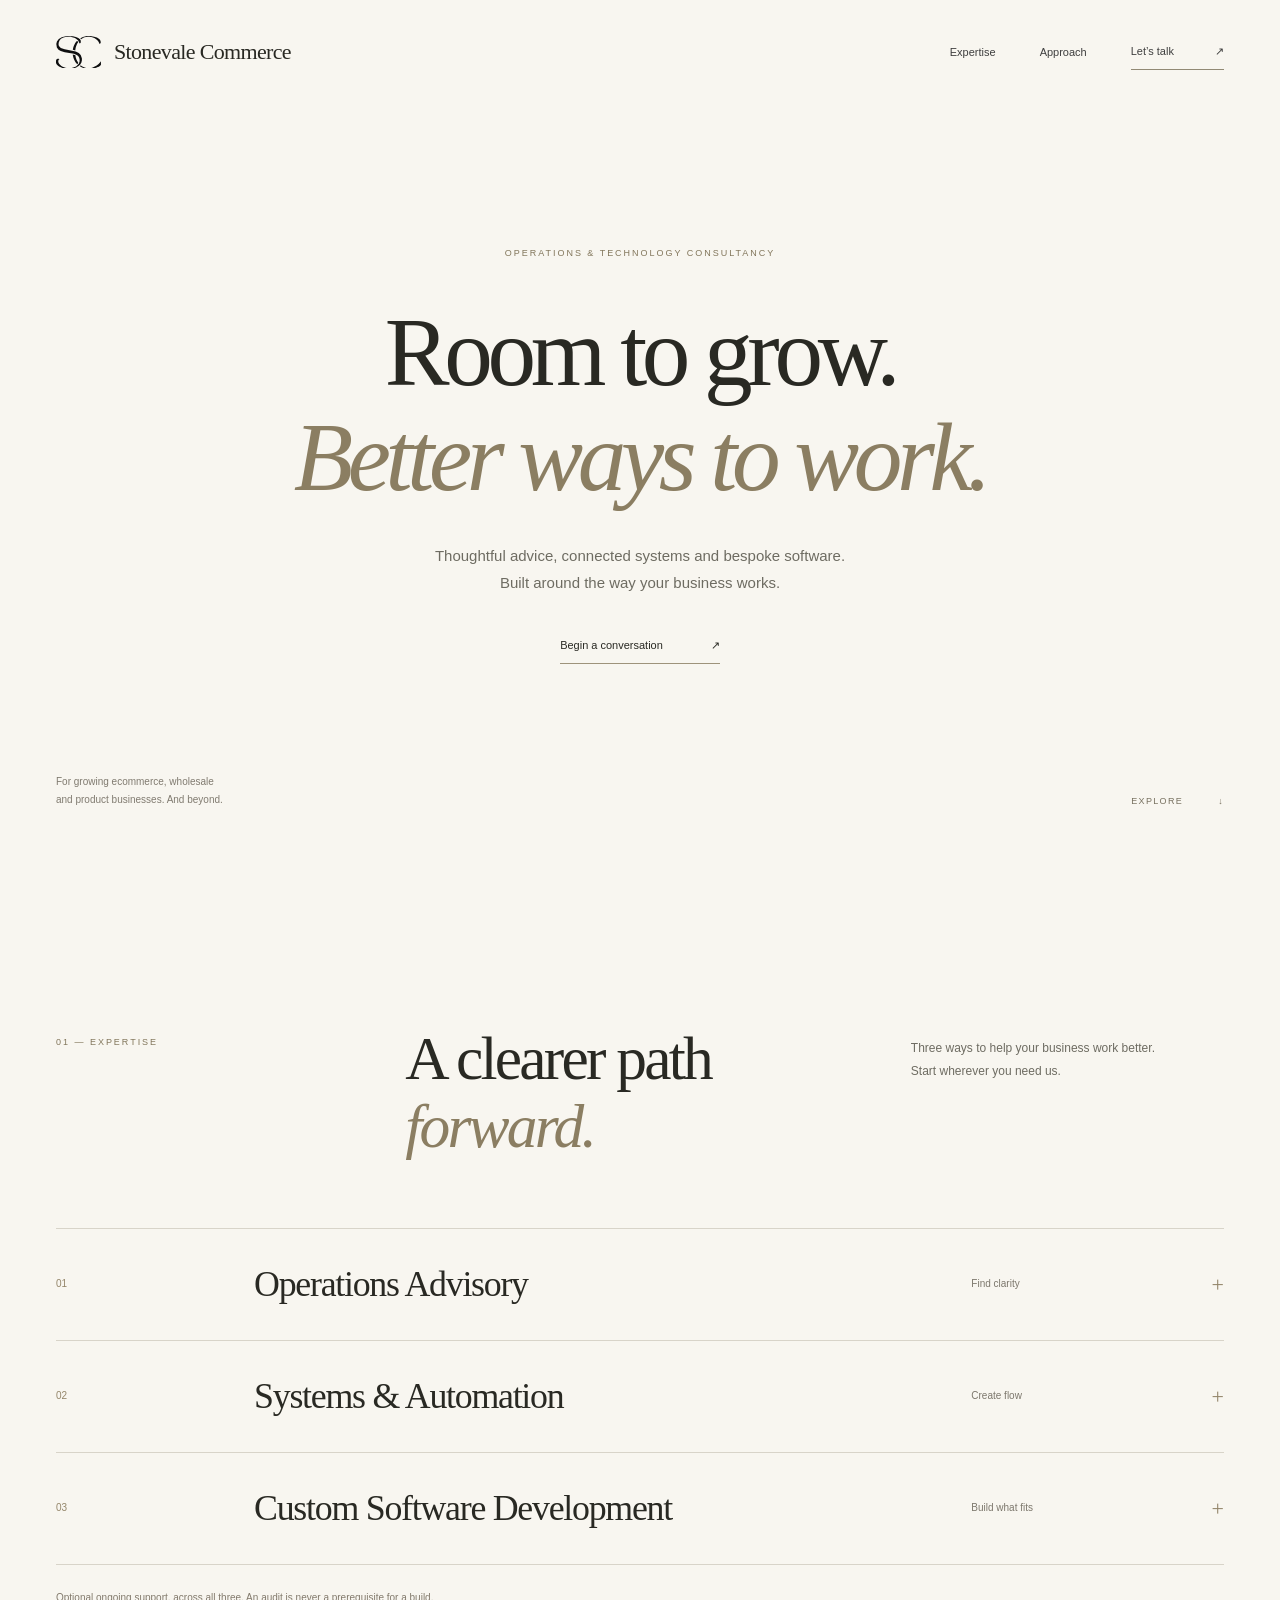
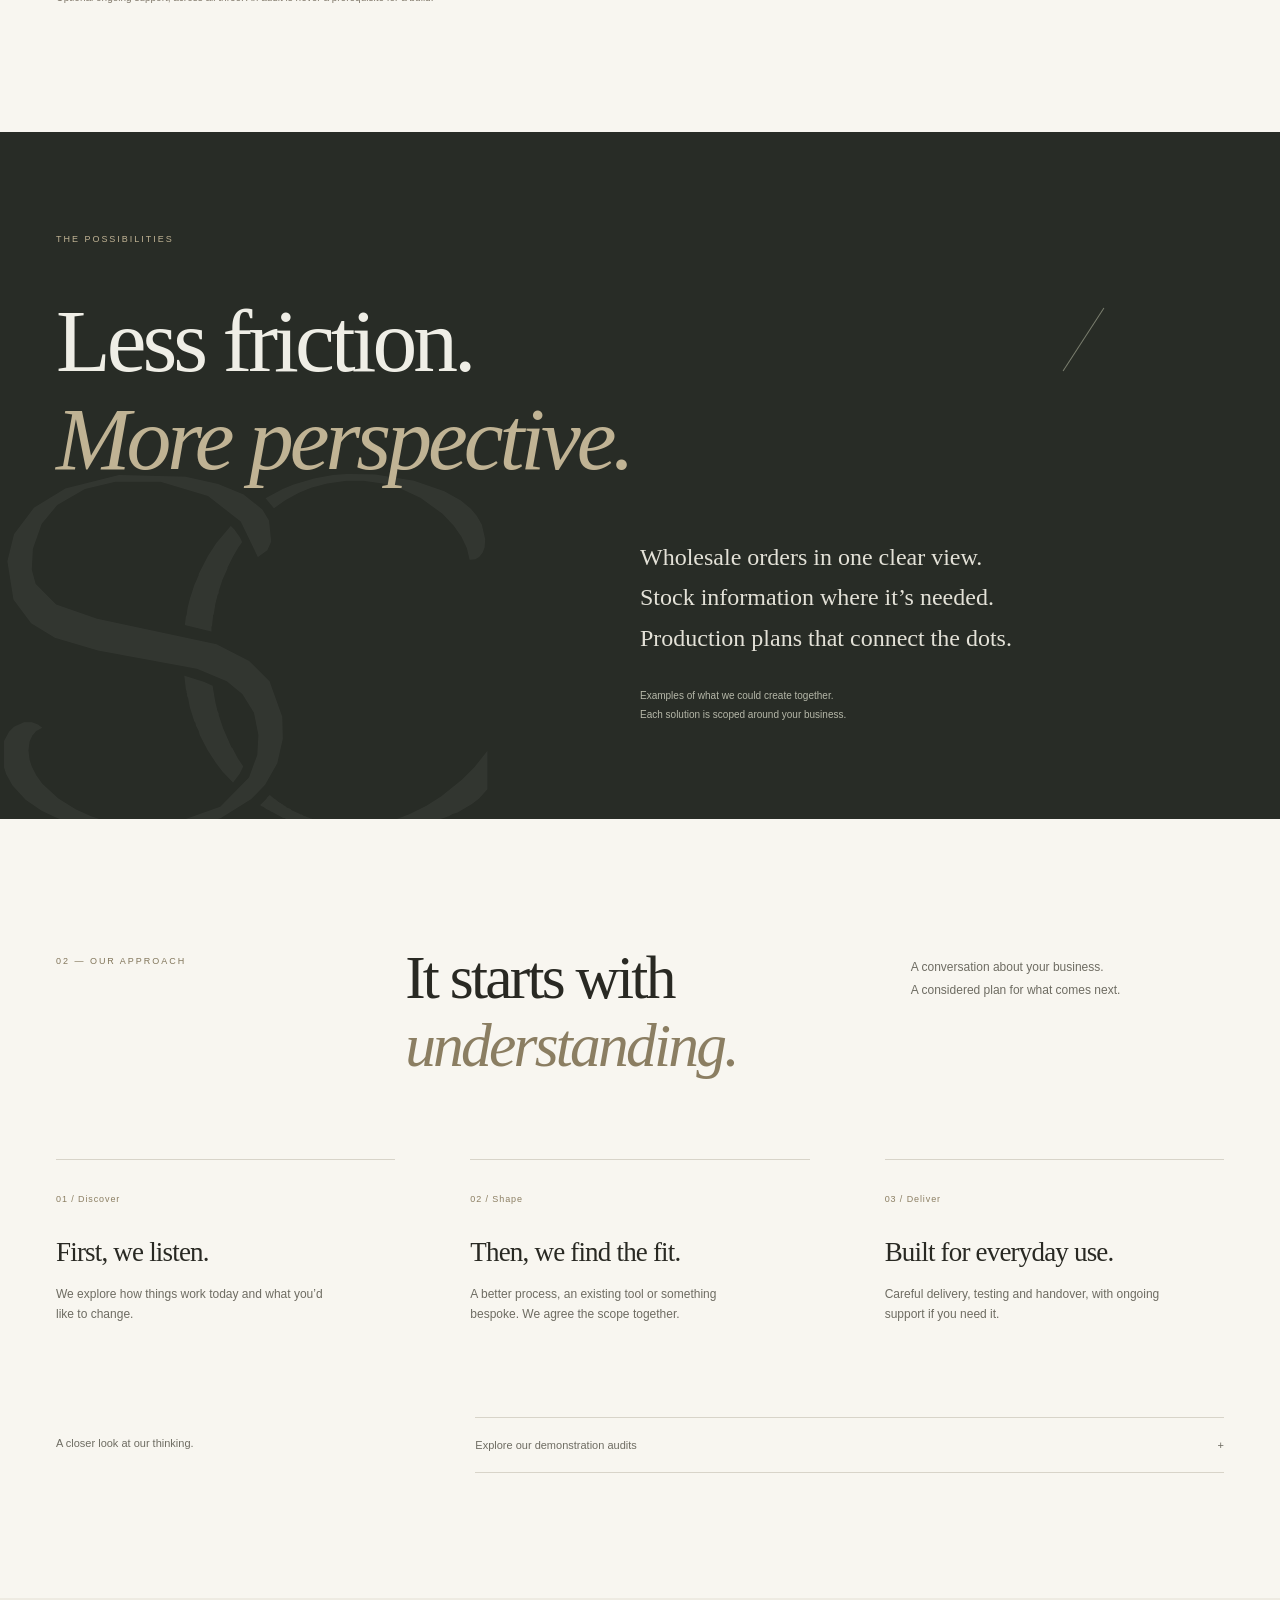
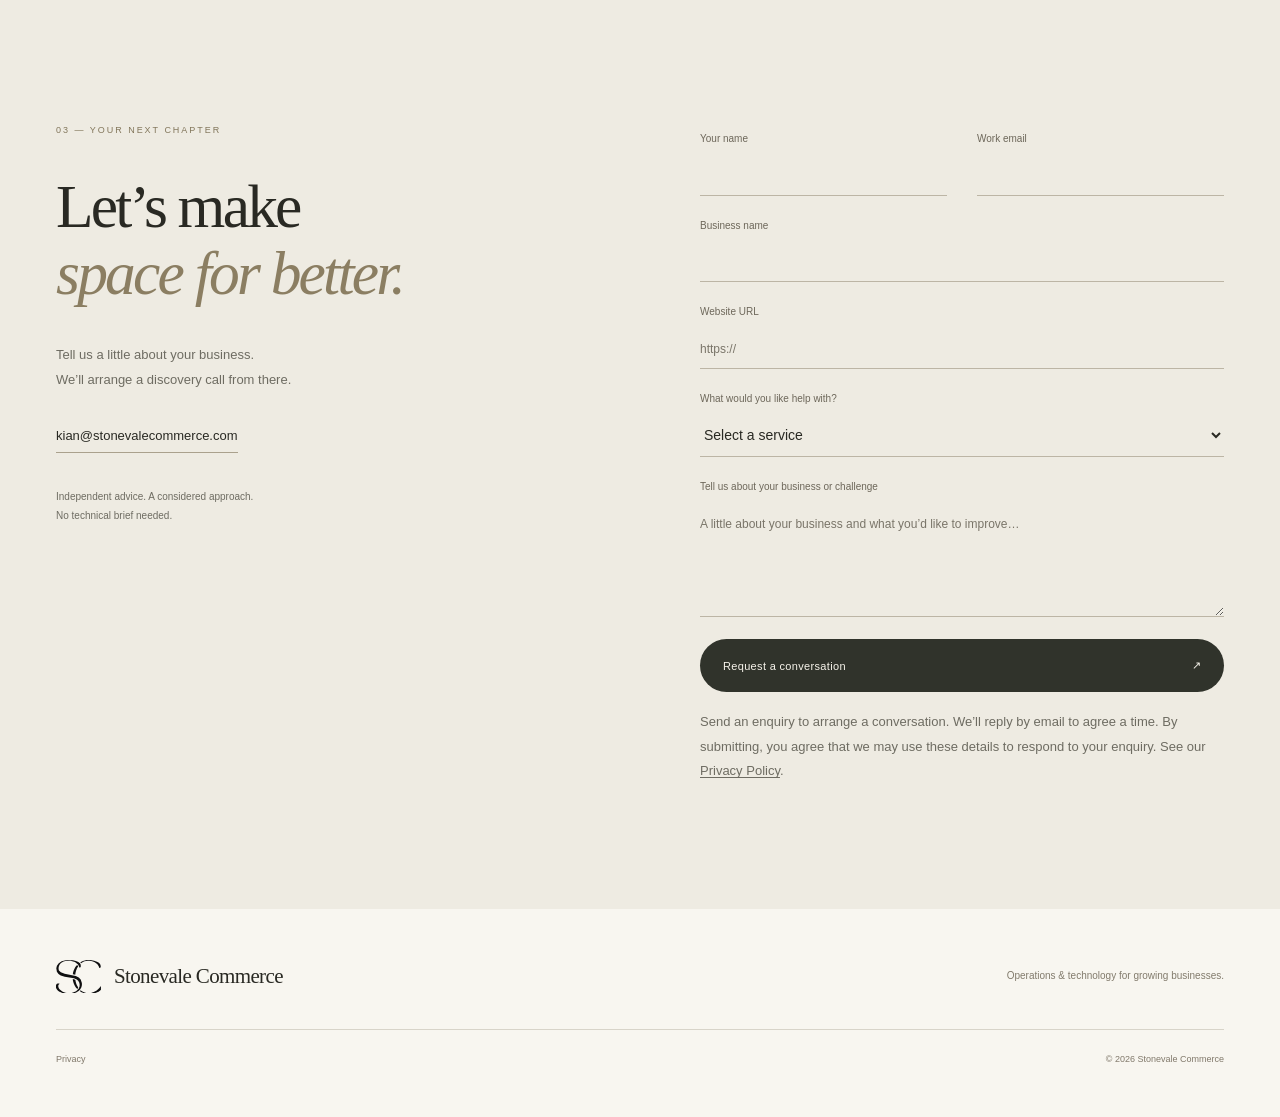
<file: index.html>
<!DOCTYPE html>
<html lang="en">
<head>
  <meta charset="UTF-8" />
  <meta name="viewport" content="width=device-width, initial-scale=1" />
  <title>Stonevale Commerce | Operations &amp; Technology Consultancy</title>
  <meta name="description" content="Operations advisory, workflow automation and custom software for growing businesses. Focused on ecommerce, wholesale and product brands. Arrange a discovery call." />
  <meta name="theme-color" content="#f6f5f0" />
  <link rel="canonical" href="https://stonevalecommerce.com/" />
  <link rel="icon" type="image/svg+xml" href="assets/stonevale-mark.svg" />
  <meta property="og:title" content="Stonevale Commerce | Operations &amp; Technology Consultancy" />
  <meta property="og:description" content="Clearer operations. Connected systems. Software that fits. Advisory, automation and custom software for growing businesses." />
  <meta property="og:type" content="website" />
  <meta property="og:url" content="https://stonevalecommerce.com/" />
  <link rel="stylesheet" href="styles.css?v=20261103" />
<link rel="stylesheet" href="luxury.css?v=20261103" />
</head>
<body class="luxury" id="top">
<a class="skip-link" href="#main">Skip to content</a>
<header class="site-header"><div class="lux-wrap nav-wrap">
<a class="brand header-brand" href="#top" aria-label="Stonevale Commerce home"><img class="header-mark" src="assets/stonevale-mark.svg" alt="" /><span>Stonevale Commerce</span></a>
<nav class="desktop-nav" aria-label="Primary navigation"><a href="#audit">Expertise</a><a href="#process">Approach</a><a href="#contact" class="lux-nav-contact">Let’s talk <span aria-hidden="true">↗</span></a></nav>
<button class="menu-toggle" aria-expanded="false" aria-controls="mobile-nav" aria-label="Open menu"><span></span><span></span></button>
</div><nav id="mobile-nav" class="mobile-nav" aria-label="Mobile navigation"><a href="#audit">Expertise</a><a href="#process">Approach</a><a href="#contact">Let’s talk</a></nav></header>
<main id="main">
<section class="lux-hero"><div class="lux-wrap">
<p class="lux-kicker">Operations &amp; technology consultancy</p>
<h1>Room to grow.<br /><em>Better ways to work.</em></h1>
<p class="lux-intro">Thoughtful advice, connected systems and bespoke software.<br class="desktop-break" /> Built around the way your business works.</p>
<a class="lux-link" href="#contact">Begin a conversation <span aria-hidden="true">↗</span></a>
<div class="hero-foot"><p>For growing ecommerce, wholesale<br />and product businesses. And beyond.</p><a href="#audit" aria-label="Explore our expertise">Explore <span aria-hidden="true">↓</span></a></div>
</div></section>
<section class="lux-expertise lux-section" id="audit"><div class="lux-wrap">
<div class="lux-section-head"><p class="lux-kicker">01 — Expertise</p><h2>A clearer path<br /><em>forward.</em></h2><p>Three ways to help your business work better.<br />Start wherever you need us.</p></div>
<div class="expertise-list">
<details class="expertise"><summary><span class="expertise-no">01</span><h3>Operations Advisory</h3><span class="expertise-hint">Find clarity</span><span class="expand" aria-hidden="true">+</span></summary><div class="expertise-body"><p>A considered look at your workflows, orders, stock and fulfilment. Clear findings. Practical priorities.</p><p>Audits, operational analysis and a focused improvement plan.</p><a class="lux-link" href="#contact">Discuss a review <span aria-hidden="true">↗</span></a></div></details>
<details class="expertise"><summary><span class="expertise-no">02</span><h3>Systems &amp; Automation</h3><span class="expertise-hint">Create flow</span><span class="expand" aria-hidden="true">+</span></summary><div class="expertise-body"><p>Connect the tools you already use and make everyday work flow more naturally.</p><p>Workflow automation, integrations, order handovers and connected reporting.</p><a class="lux-link" href="#contact">Discuss your systems <span aria-hidden="true">↗</span></a></div></details>
<details class="expertise"><summary><span class="expertise-no">03</span><h3>Custom Software Development</h3><span class="expertise-hint">Build what fits</span><span class="expand" aria-hidden="true">+</span></summary><div class="expertise-body"><p>Purpose-built software for the work that makes your business yours.</p><p>Operational dashboards, wholesale order management, stock tracking, production planning and bespoke internal tools.</p><a class="lux-link" href="#contact">Discuss an idea <span aria-hidden="true">↗</span></a></div></details>
</div><p class="quiet-note">Optional ongoing support, across all three. An audit is never a prerequisite for a build.</p>
</div></section>
<section class="lux-possibilities" id="examples"><div class="lux-wrap">
<p class="lux-kicker">The possibilities</p><h2>Less friction.<br /><em>More perspective.</em></h2>
<div class="possibilities-copy"><p>Wholesale orders in one clear view.<br />Stock information where it’s needed.<br />Production plans that connect the dots.</p><p class="possibilities-note">Examples of what we could create together.<br />Each solution is scoped around your business.</p></div>
<div class="possibilities-rule" aria-hidden="true"></div>
<img class="watermark" src="assets/stonevale-mark.svg" alt="" aria-hidden="true" />
</div></section>
<section class="lux-section" id="process"><div class="lux-wrap">
<div class="lux-section-head approach-heading"><p class="lux-kicker">02 — Our approach</p><h2>It starts with<br /><em>understanding.</em></h2><p>A conversation about your business.<br />A considered plan for what comes next.</p></div>
<div class="lux-steps"><article><span>01 / Discover</span><h3>First, we listen.</h3><p>We explore how things work today and what you’d like to change.</p></article><article><span>02 / Shape</span><h3>Then, we find the fit.</h3><p>A better process, an existing tool or something bespoke. We agree the scope together.</p></article><article><span>03 / Deliver</span><h3>Built for everyday use.</h3><p>Careful delivery, testing and handover, with ongoing support if you need it.</p></article></div>
<div class="further-reading" id="sample"><p>A closer look at our thinking.</p><details><summary>Explore our demonstration audits <span aria-hidden="true">+</span></summary><div><p>Fictional businesses and data, illustrating our advisory approach.</p><a href="sample-ecommerce-audit.html" target="_blank" rel="noopener">Ecommerce operations audit ↗</a><a href="sample-audit.html" target="_blank" rel="noopener">TikTok Shop audit ↗</a></div></details></div>
</div></section>
<section class="lux-contact lux-section" id="contact"><div class="lux-wrap contact-layout"><div><p class="lux-kicker">03 — Your next chapter</p><h2>Let’s make<br /><em>space for better.</em></h2><p>Tell us a little about your business.<br />We’ll arrange a discovery call from there.</p><a class="contact-email" href="mailto:kian@stonevalecommerce.com">kian@stonevalecommerce.com</a><p class="contact-small">Independent advice. A considered approach.<br />No technical brief needed.</p></div>
        <form data-form-provider="formspree" id="audit-form" class="enquiry-form" action="https://formspree.io/f/xkjooryr" method="POST">
          <input type="hidden" name="_subject" value="New Stonevale Commerce enquiry" />
          <div class="form-row two">
            <label>Your name<input name="name" type="text" autocomplete="name" required /></label>
            <label>Work email<input name="email" type="email" autocomplete="email" required /></label>
          </div>
          <label>Business name<input name="brand" type="text" required /></label>
          <label>Website URL<input name="url" type="url" placeholder="https://" /></label>
          <label>What would you like help with?
            <select name="service" required>
              <option value="" selected disabled>Select a service</option>
              <option>Operations Advisory</option>
              <option>Systems &amp; Automation</option>
              <option>Custom Software Development</option>
              <option>Ongoing Operations Support</option>
              <option>Not sure yet / general enquiry</option>
            </select>
          </label>
          <label>Tell us about your business or challenge<textarea name="concern" rows="4" placeholder="A little about your business and what you’d like to improve…"></textarea></label>
          <button class="button button-light" type="submit">Request a conversation <span aria-hidden="true">↗</span></button>
          <p id="form-status" class="form-note" role="status" aria-live="polite">Send an enquiry to arrange a conversation. We’ll reply by email to agree a time. By submitting, you agree that we may use these details to respond to your enquiry. See our <a href="/privacy.html">Privacy Policy</a>.</p>
        </form></div></section></main>
<footer class="lux-footer"><div class="lux-wrap"><a class="header-brand" href="#top"><img class="header-mark" src="assets/stonevale-mark.svg" alt="" /><span>Stonevale Commerce</span></a><p>Operations &amp; technology for growing businesses.</p><div><a href="privacy.html">Privacy</a><span>© <span id="year">2026</span> Stonevale Commerce</span></div></div></footer>
<script src="script.js?v=20261103"></script>
</body></html>
</file>
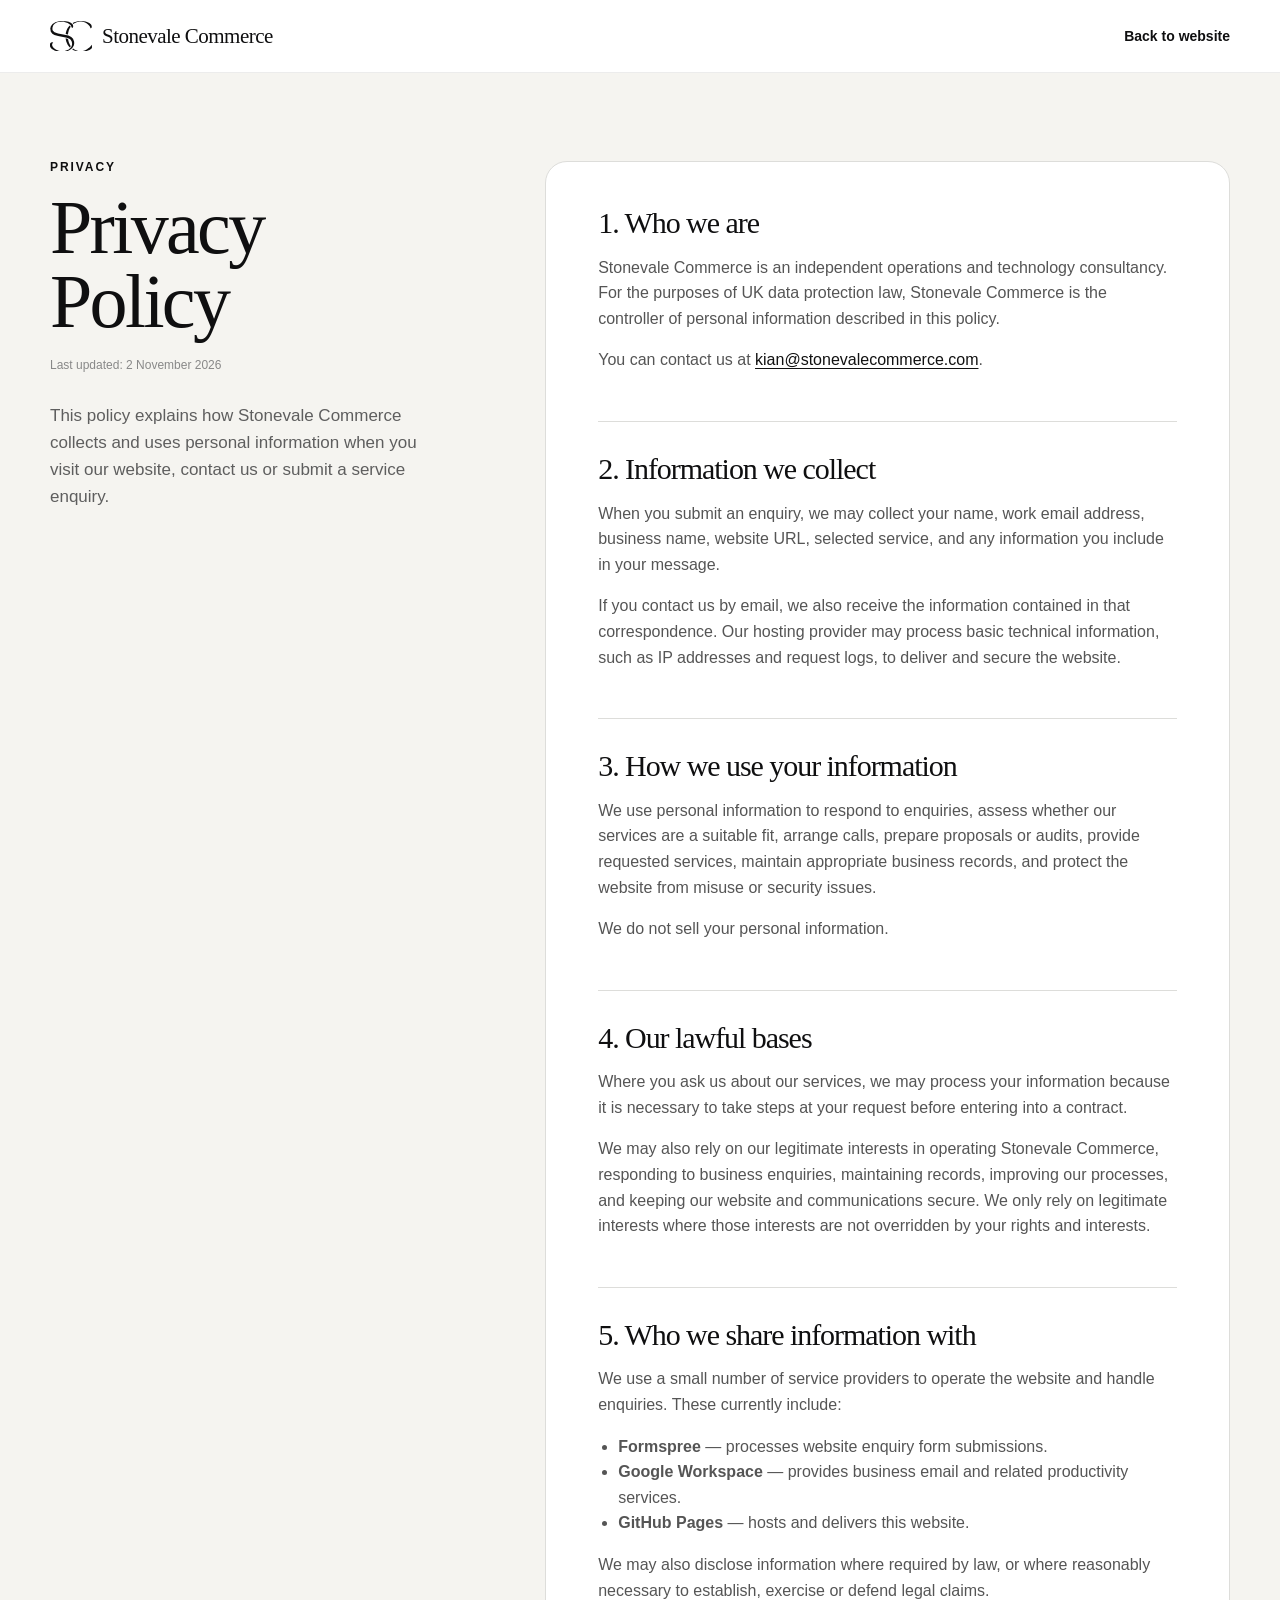
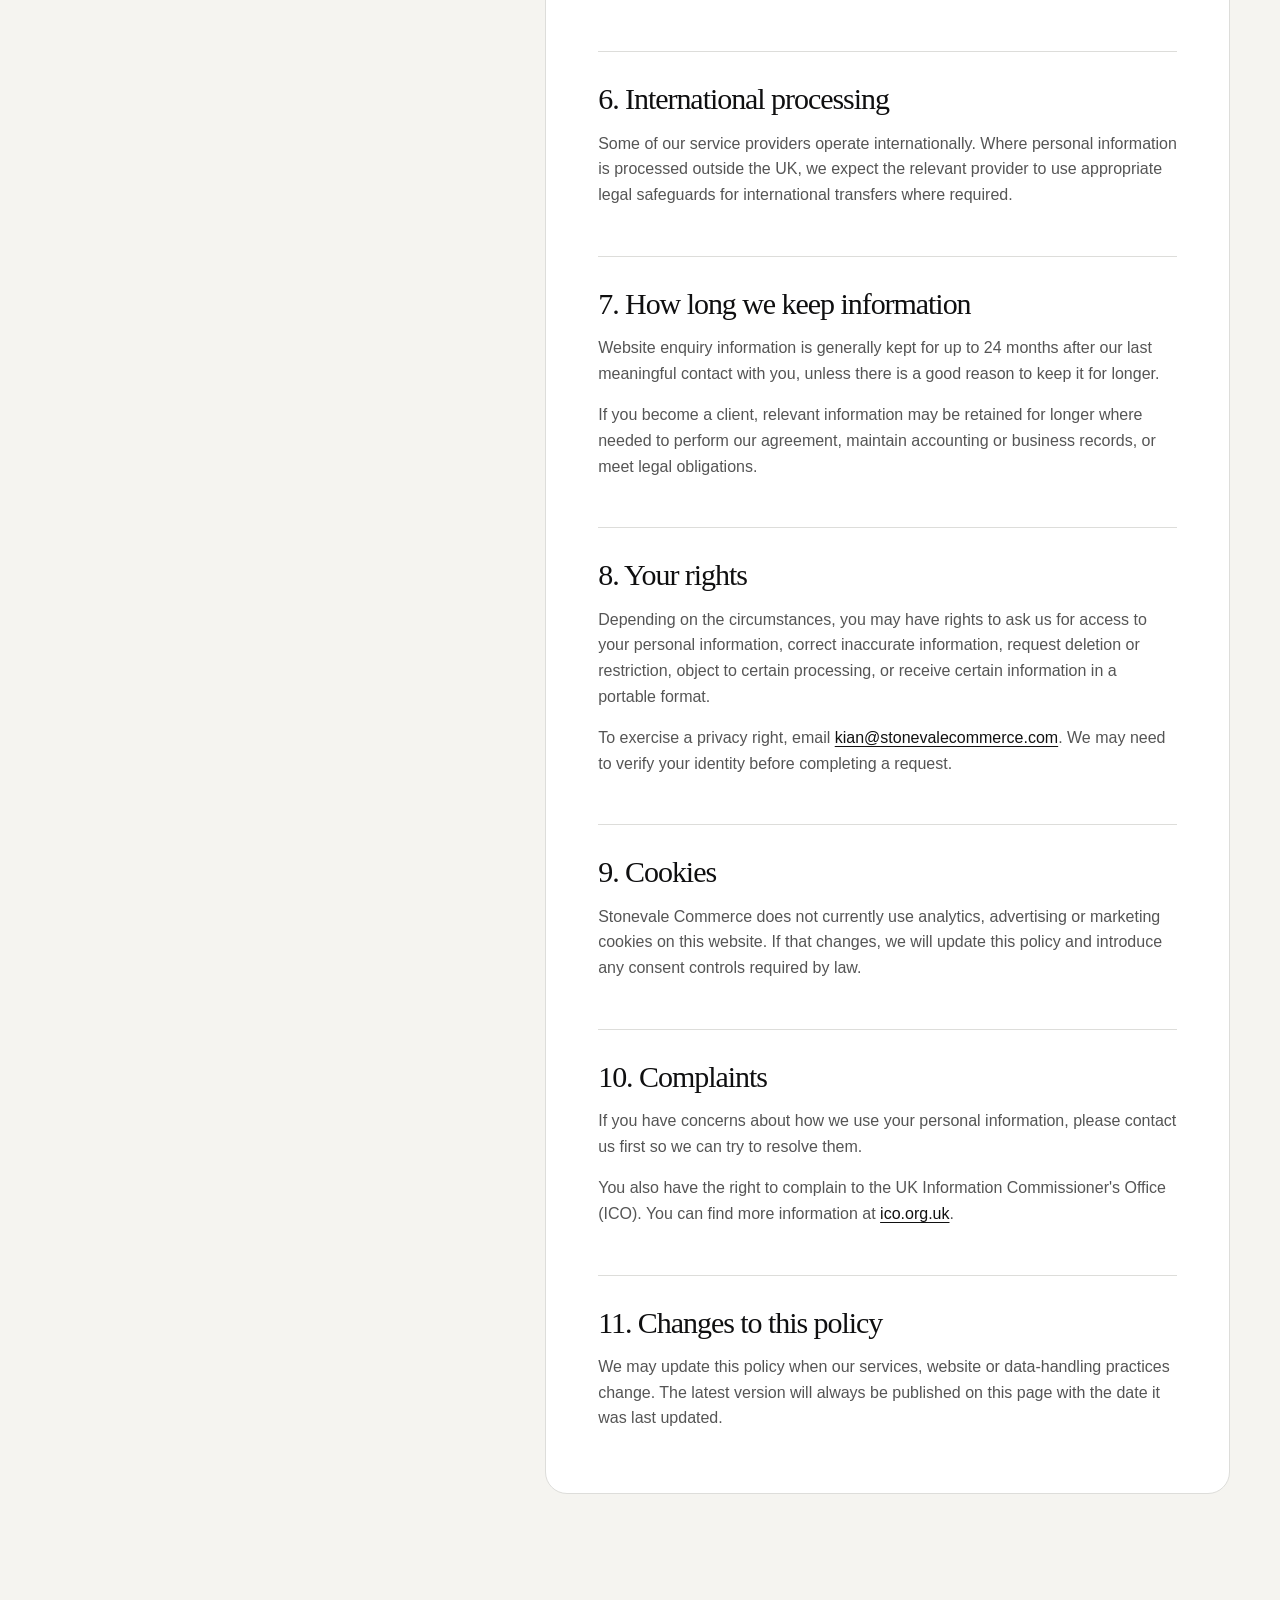
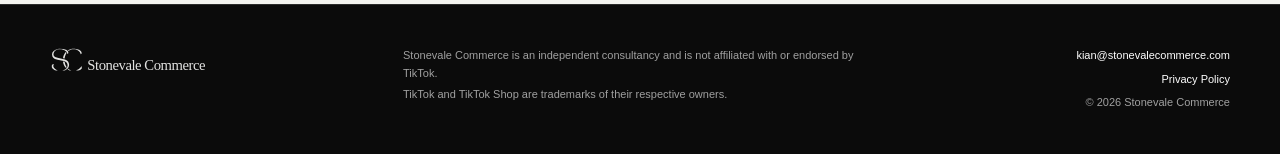
<file: privacy.html>
<!doctype html>
<html lang="en">
<head>
  <meta charset="utf-8">
  <meta name="viewport" content="width=device-width,initial-scale=1">
  <title>Privacy Policy | Stonevale Commerce</title>
  <meta name="description" content="Privacy Policy for Stonevale Commerce.">
  <meta name="robots" content="index,follow">
  <link rel="icon" type="image/svg+xml" href="assets/stonevale-mark.svg">
  <link rel="stylesheet" href="styles.css">
</head>
<body>
<header class="site-header">
  <div class="container nav-wrap">
    <a class="brand header-brand" href="/" aria-label="Stonevale Commerce home">
      <img class="header-mark" src="assets/stonevale-mark.svg" alt="" aria-hidden="true">
      <span>Stonevale Commerce</span>
    </a>
    <a class="privacy-back" href="/">Back to website</a>
  </div>
</header>

<main class="privacy-page">
  <div class="container privacy-wrap">
    <div class="privacy-intro">
      <p class="eyebrow">Privacy</p>
      <h1>Privacy Policy</h1>
      <p class="privacy-updated">Last updated: 2 November 2026</p>
      <p>This policy explains how Stonevale Commerce collects and uses personal information when you visit our website, contact us or submit a service enquiry.</p>
    </div>

    <div class="privacy-content">
      <section>
        <h2>1. Who we are</h2>
        <p>Stonevale Commerce is an independent operations and technology consultancy. For the purposes of UK data protection law, Stonevale Commerce is the controller of personal information described in this policy.</p>
        <p>You can contact us at <a href="mailto:kian@stonevalecommerce.com">kian@stonevalecommerce.com</a>.</p>
      </section>

      <section>
        <h2>2. Information we collect</h2>
        <p>When you submit an enquiry, we may collect your name, work email address, business name, website URL, selected service, and any information you include in your message.</p>
        <p>If you contact us by email, we also receive the information contained in that correspondence. Our hosting provider may process basic technical information, such as IP addresses and request logs, to deliver and secure the website.</p>
      </section>

      <section>
        <h2>3. How we use your information</h2>
        <p>We use personal information to respond to enquiries, assess whether our services are a suitable fit, arrange calls, prepare proposals or audits, provide requested services, maintain appropriate business records, and protect the website from misuse or security issues.</p>
        <p>We do not sell your personal information.</p>
      </section>

      <section>
        <h2>4. Our lawful bases</h2>
        <p>Where you ask us about our services, we may process your information because it is necessary to take steps at your request before entering into a contract.</p>
        <p>We may also rely on our legitimate interests in operating Stonevale Commerce, responding to business enquiries, maintaining records, improving our processes, and keeping our website and communications secure. We only rely on legitimate interests where those interests are not overridden by your rights and interests.</p>
      </section>

      <section>
        <h2>5. Who we share information with</h2>
        <p>We use a small number of service providers to operate the website and handle enquiries. These currently include:</p>
        <ul>
          <li><strong>Formspree</strong> — processes website enquiry form submissions.</li>
          <li><strong>Google Workspace</strong> — provides business email and related productivity services.</li>
          <li><strong>GitHub Pages</strong> — hosts and delivers this website.</li>
        </ul>
        <p>We may also disclose information where required by law, or where reasonably necessary to establish, exercise or defend legal claims.</p>
      </section>

      <section>
        <h2>6. International processing</h2>
        <p>Some of our service providers operate internationally. Where personal information is processed outside the UK, we expect the relevant provider to use appropriate legal safeguards for international transfers where required.</p>
      </section>

      <section>
        <h2>7. How long we keep information</h2>
        <p>Website enquiry information is generally kept for up to 24 months after our last meaningful contact with you, unless there is a good reason to keep it for longer.</p>
        <p>If you become a client, relevant information may be retained for longer where needed to perform our agreement, maintain accounting or business records, or meet legal obligations.</p>
      </section>

      <section>
        <h2>8. Your rights</h2>
        <p>Depending on the circumstances, you may have rights to ask us for access to your personal information, correct inaccurate information, request deletion or restriction, object to certain processing, or receive certain information in a portable format.</p>
        <p>To exercise a privacy right, email <a href="mailto:kian@stonevalecommerce.com">kian@stonevalecommerce.com</a>. We may need to verify your identity before completing a request.</p>
      </section>

      <section>
        <h2>9. Cookies</h2>
        <p>Stonevale Commerce does not currently use analytics, advertising or marketing cookies on this website. If that changes, we will update this policy and introduce any consent controls required by law.</p>
      </section>

      <section>
        <h2>10. Complaints</h2>
        <p>If you have concerns about how we use your personal information, please contact us first so we can try to resolve them.</p>
        <p>You also have the right to complain to the UK Information Commissioner's Office (ICO). You can find more information at <a href="https://ico.org.uk/" target="_blank" rel="noopener">ico.org.uk</a>.</p>
      </section>

      <section>
        <h2>11. Changes to this policy</h2>
        <p>We may update this policy when our services, website or data-handling practices change. The latest version will always be published on this page with the date it was last updated.</p>
      </section>
    </div>
  </div>
</main>

<footer class="site-footer">
  <div class="container footer-grid">
    <a class="brand footer-brand" href="/"><img src="assets/stonevale-logo.svg" alt="Stonevale Commerce"></a>
    <div class="footer-copy">
      <p>Stonevale Commerce is an independent consultancy and is not affiliated with or endorsed by TikTok.</p>
      <p>TikTok and TikTok Shop are trademarks of their respective owners.</p>
    </div>
    <div class="footer-right">
      <a href="mailto:kian@stonevalecommerce.com">kian@stonevalecommerce.com</a>
      <a href="/privacy.html">Privacy Policy</a>
      <span>© 2026 Stonevale Commerce</span>
    </div>
  </div>
</footer>
</body>
</html>
</file>
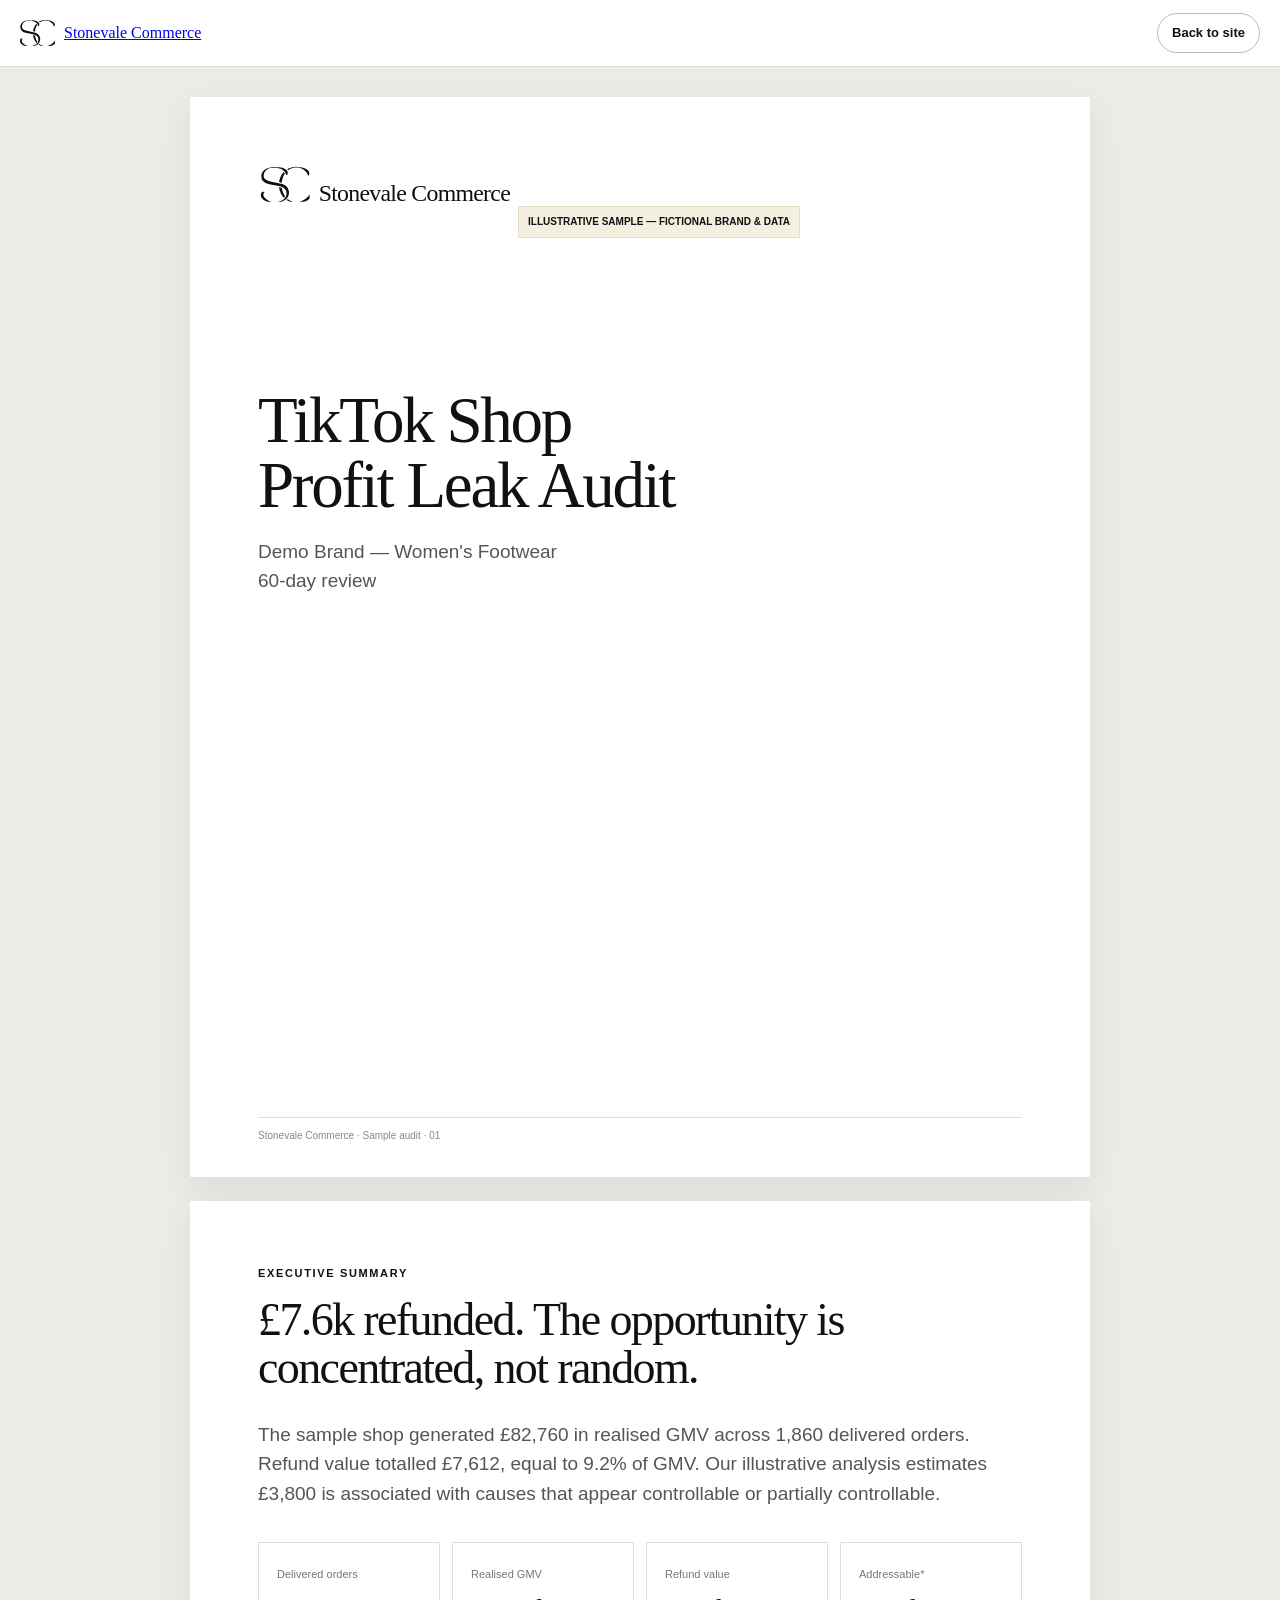
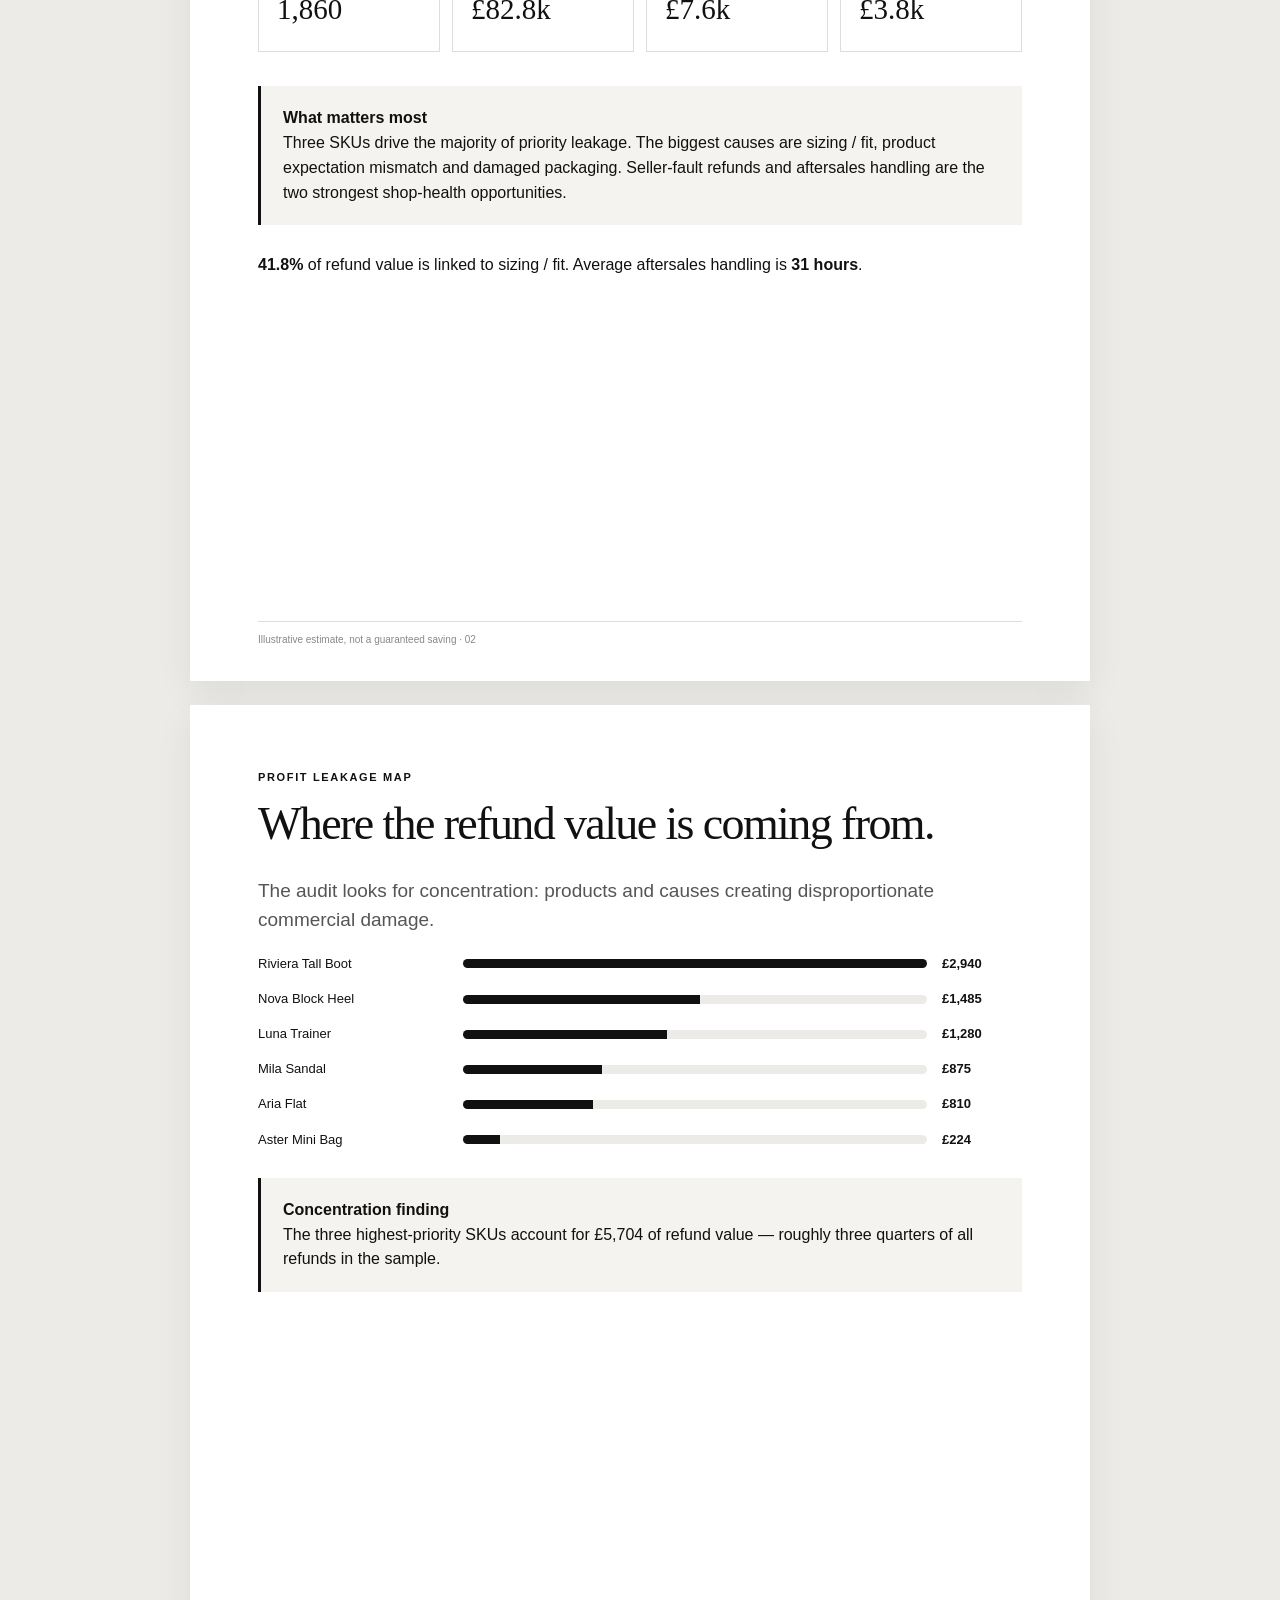
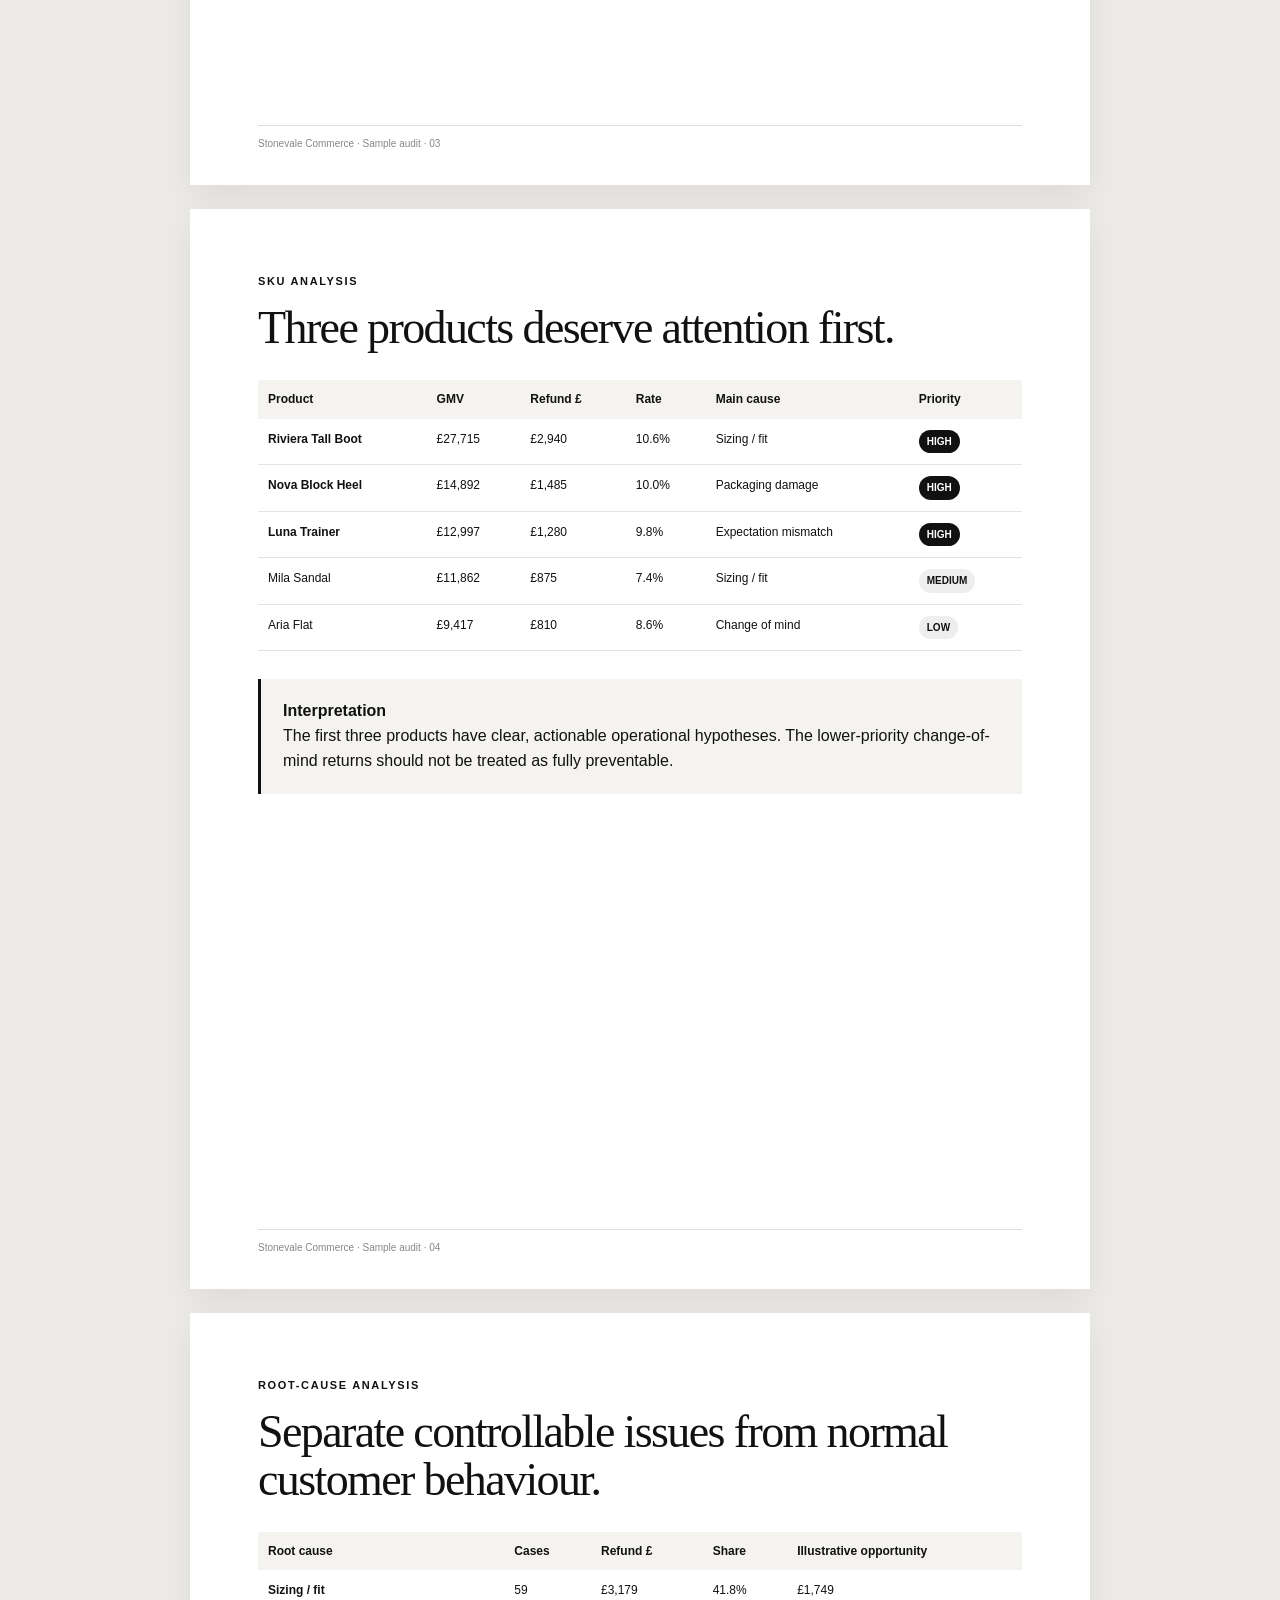
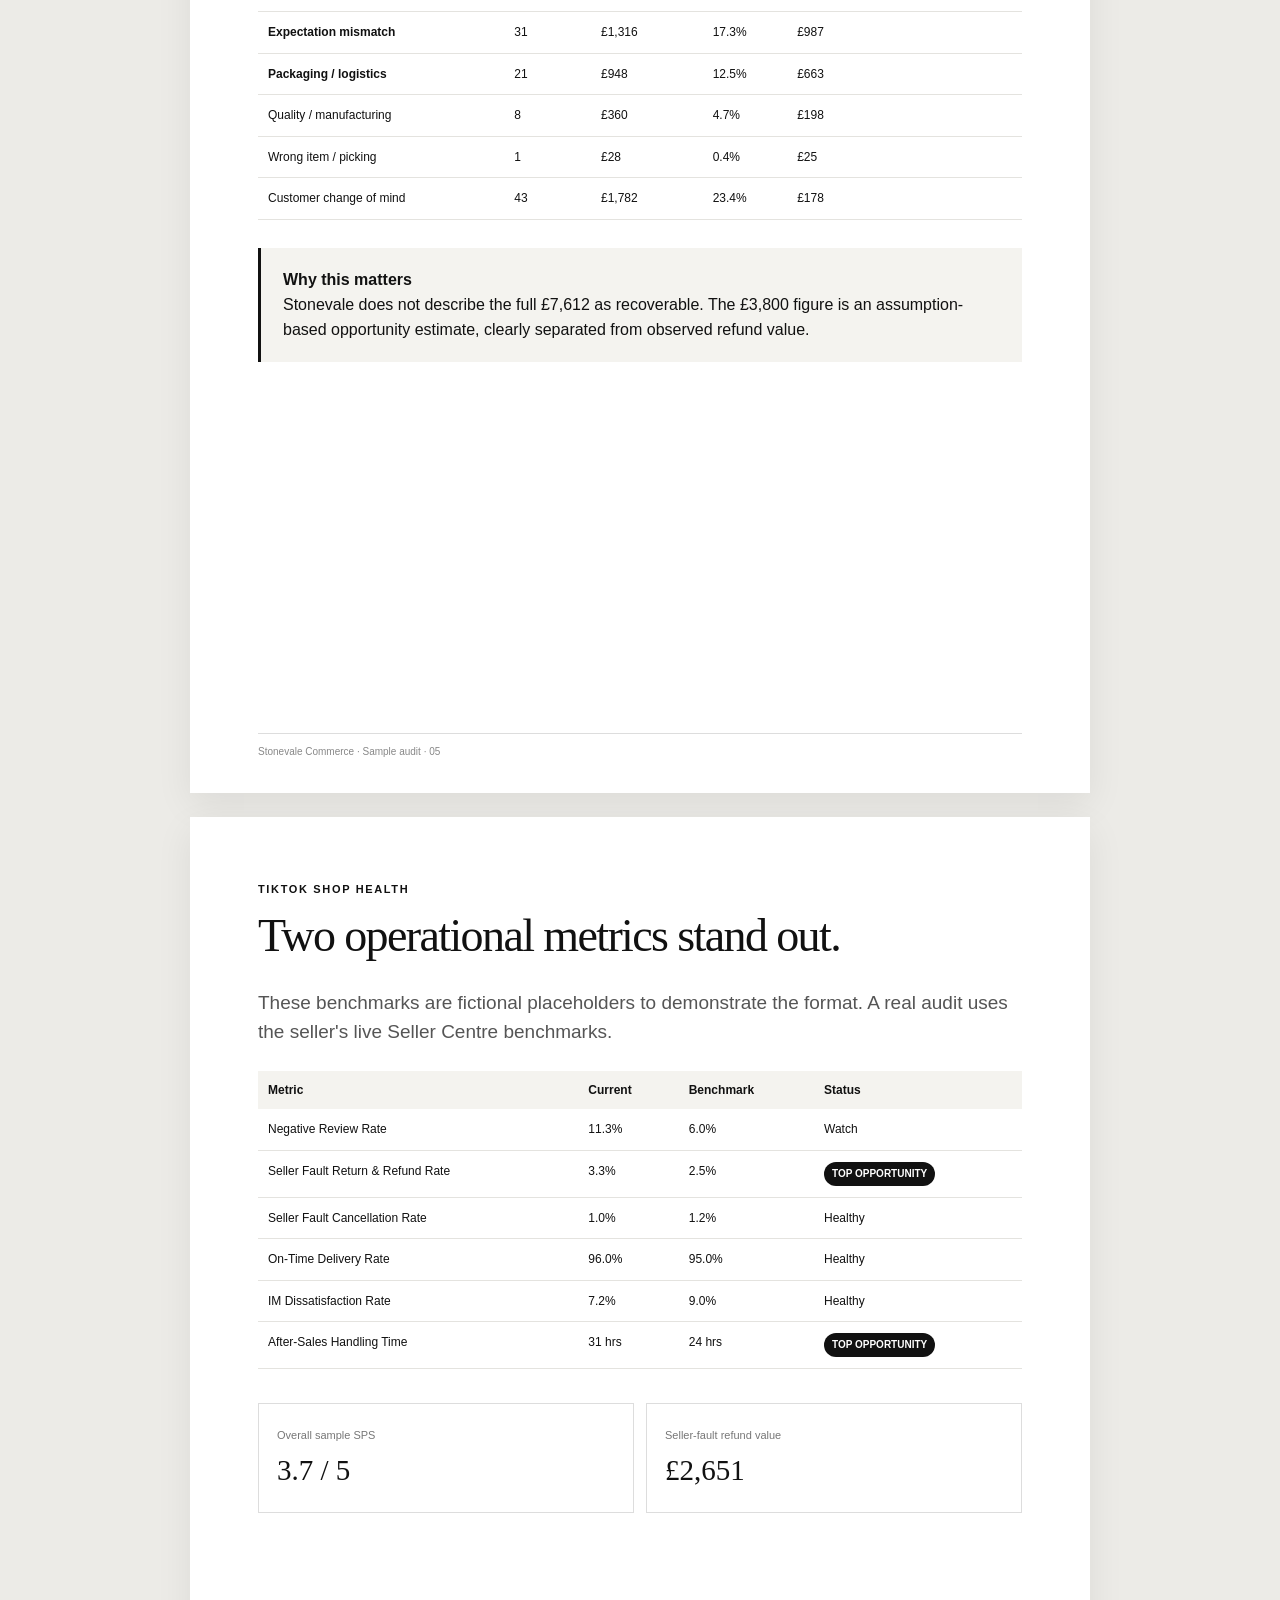
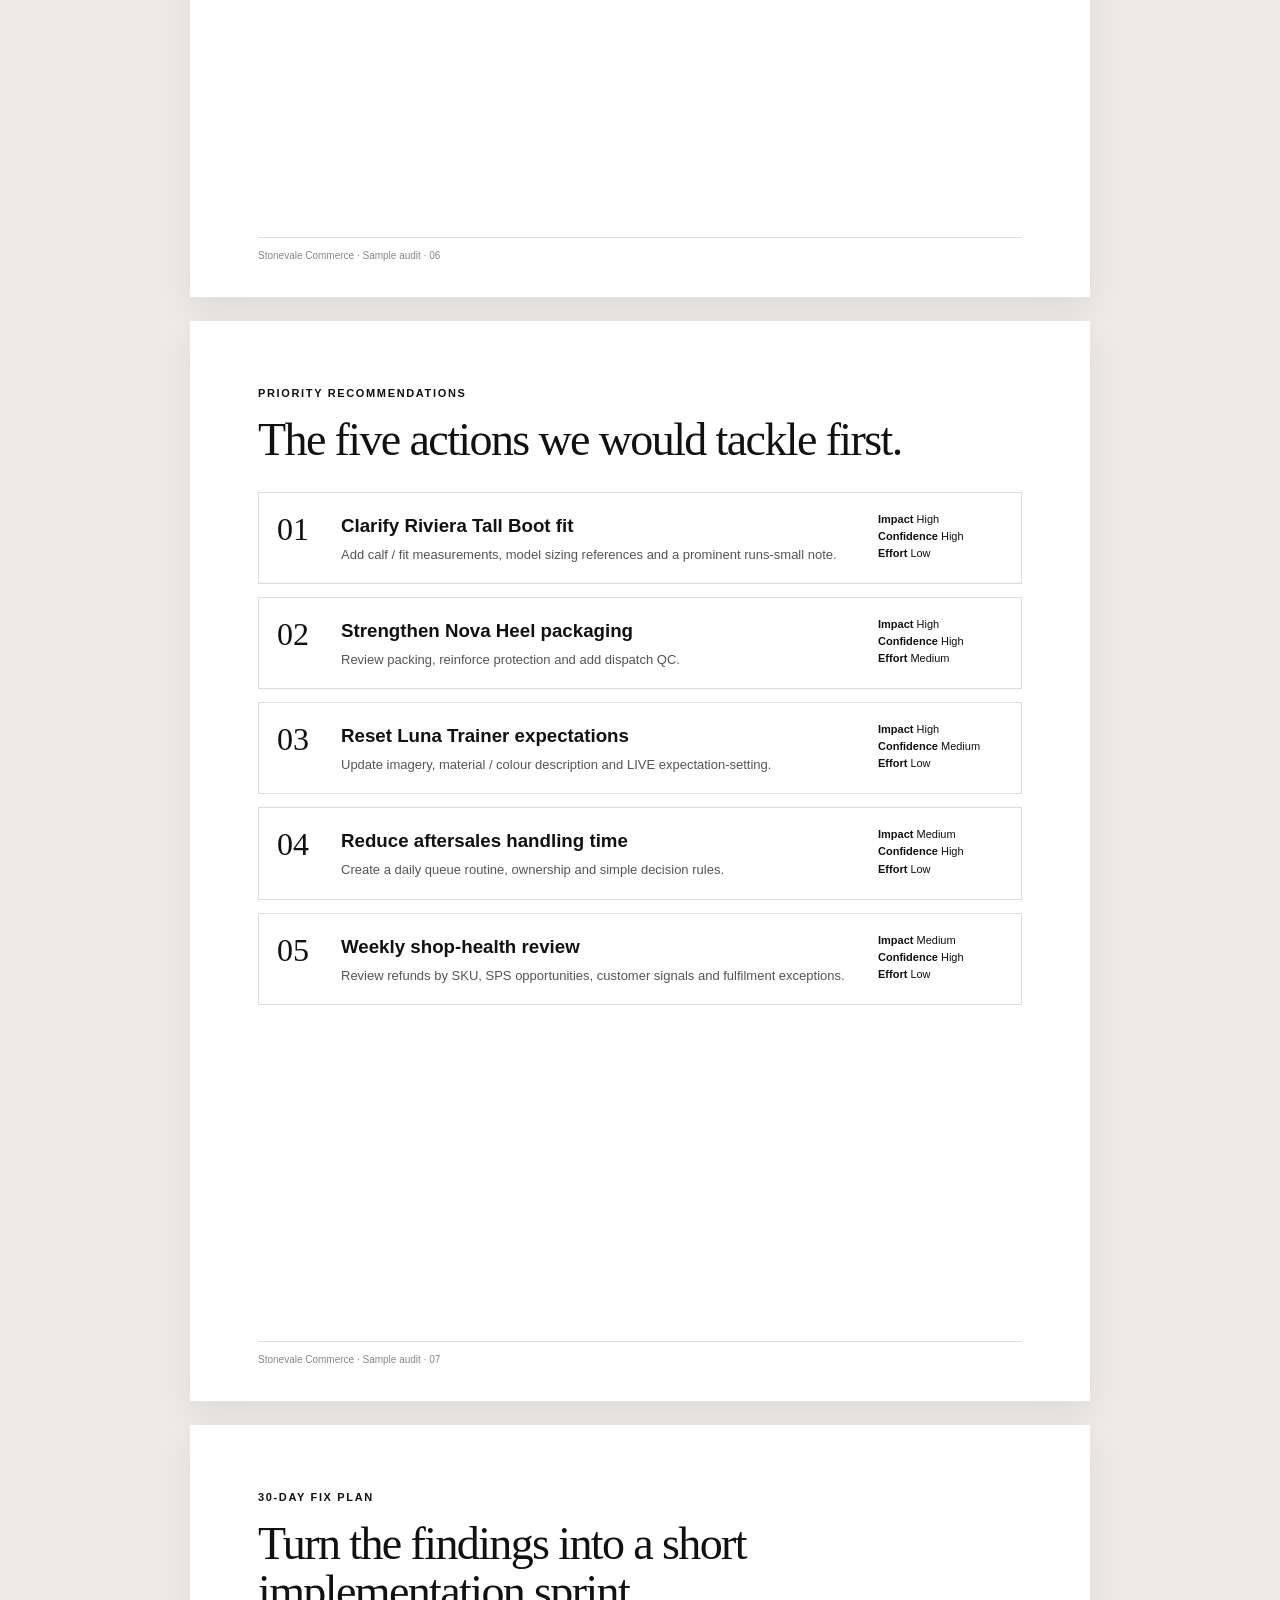
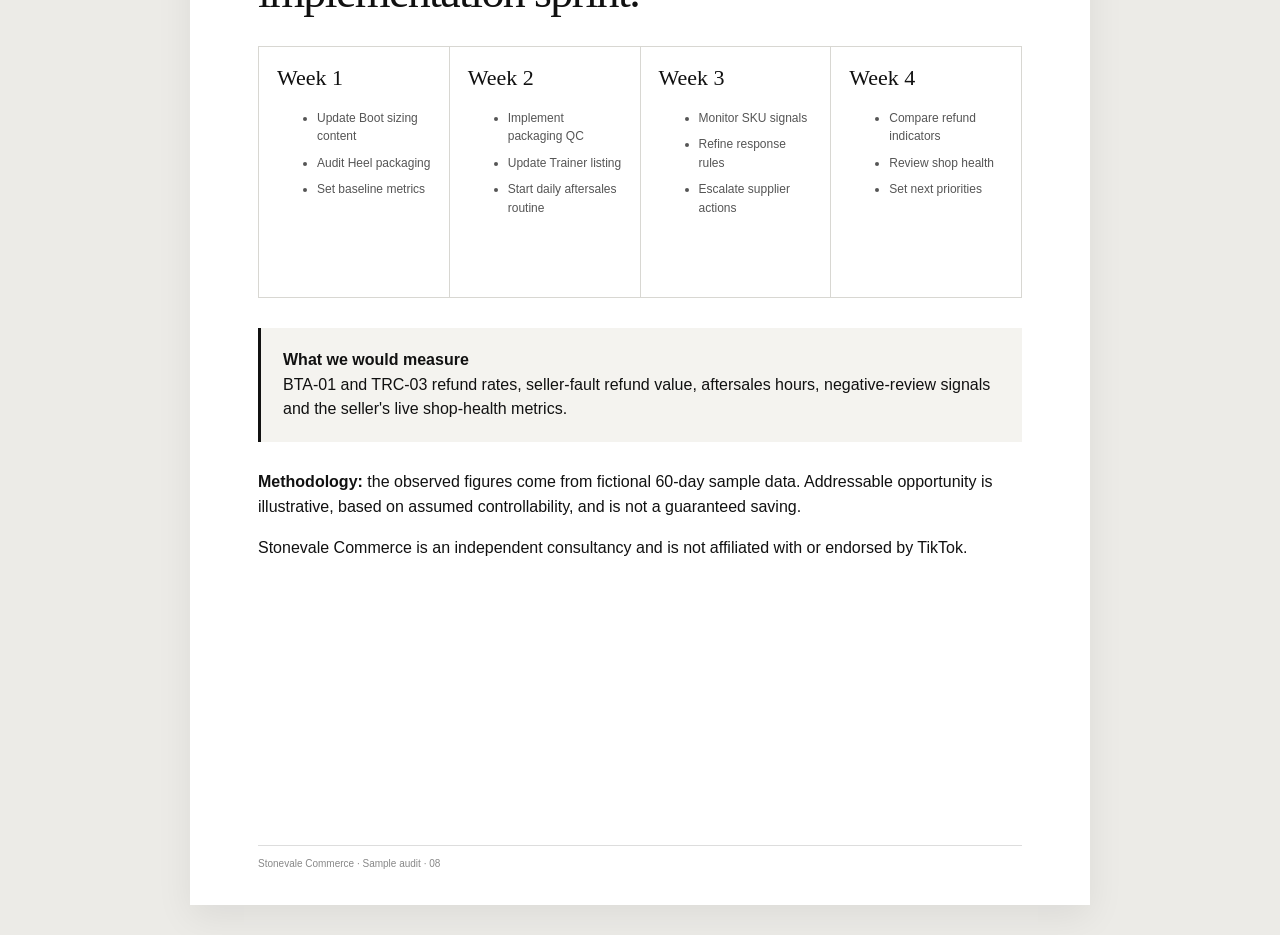
<file: sample-audit.html>
<!doctype html><html lang="en"><head><meta charset="utf-8"><meta name="viewport" content="width=device-width,initial-scale=1"><title>Sample Profit Leak Audit | Stonevale Commerce</title><link rel="icon" type="image/svg+xml" href="assets/stonevale-mark.svg"><style>
*{box-sizing:border-box}body{margin:0;background:#ecebe7;color:#111;font-family:Inter,Arial,sans-serif;line-height:1.55}.top{position:sticky;top:0;background:#fff;border-bottom:1px solid #ddd;padding:13px 20px;display:flex;justify-content:space-between;align-items:center;z-index:5}.brand{display:flex;align-items:center;gap:9px;font-family:Georgia,serif}.brand img{width:35px}.btn{border:1px solid #bbb;border-radius:999px;padding:9px 14px;text-decoration:none;color:#111;font-weight:700;font-size:13px}.doc{max-width:900px;margin:30px auto}.page{background:#fff;min-height:1080px;padding:64px 68px;margin-bottom:24px;box-shadow:0 12px 35px #00000012;position:relative}.logo{width:260px}h1,h2{font-family:Georgia,serif;font-weight:400;letter-spacing:-.035em}h1{font-size:65px;line-height:1;margin:150px 0 18px}h2{font-size:46px;line-height:1.04;margin:14px 0 28px}.kicker{font-size:11px;letter-spacing:.15em;text-transform:uppercase;font-weight:800}.sample{display:inline-block;background:#f5efe1;border:1px solid #e8dfca;padding:7px 9px;font-size:10px;font-weight:800}.lead{font-size:19px;color:#555}.kpis{display:grid;grid-template-columns:repeat(4,1fr);gap:12px;margin:34px 0}.kpi{border:1px solid #ddd;padding:18px;min-height:110px}.kpi span{font-size:11px;color:#777}.kpi strong{display:block;font:400 29px Georgia,serif;margin-top:7px}.callout{background:#f4f3ef;border-left:3px solid #111;padding:20px 22px;margin:28px 0}.bar{display:grid;grid-template-columns:190px 1fr 80px;gap:15px;align-items:center;margin:15px 0;font-size:13px}.track{height:9px;background:#ecebe7;border-radius:99px;overflow:hidden}.fill{height:100%;background:#111}.table{width:100%;border-collapse:collapse;font-size:12px;margin-top:24px}.table th{text-align:left;background:#f4f3ef;padding:10px}.table td{padding:11px 10px;border-bottom:1px solid #e4e3df;vertical-align:top}.tag{display:inline-block;border-radius:999px;background:#111;color:#fff;padding:4px 8px;font-size:10px;font-weight:800}.tag.soft{background:#eee;color:#111}.priority{border:1px solid #ddd;padding:18px;margin:13px 0;display:grid;grid-template-columns:48px 1fr 125px;gap:16px}.num{font:400 32px Georgia,serif}.priority h3{margin:0 0 5px}.priority p{margin:0;color:#555;font-size:13px}.score{font-size:11px}.timeline{display:grid;grid-template-columns:repeat(4,1fr);gap:1px;background:#d8d7d2;border:1px solid #d8d7d2;margin:30px 0}.week{background:#fff;padding:18px;min-height:250px}.week strong{font:400 22px Georgia,serif}.week li{font-size:12px;color:#555;margin:8px 0}.foot{position:absolute;bottom:34px;left:68px;right:68px;border-top:1px solid #ddd;padding-top:10px;font-size:10px;color:#888}@media(max-width:720px){.doc{margin:0}.page{min-height:auto;margin:0 0 10px;padding:38px 22px;box-shadow:none}.kpis,.timeline{grid-template-columns:1fr 1fr}.bar{grid-template-columns:120px 1fr 70px}.priority{grid-template-columns:38px 1fr}.score{grid-column:2}.foot{position:static;margin-top:35px}.page h2{font-size:36px}h1{font-size:46px;margin-top:80px}}@media(max-width:480px){.kpis,.timeline{grid-template-columns:1fr}.bar{grid-template-columns:1fr}}</style></head><body>
<header class="top"><a class="brand" href="index.html"><img src="assets/stonevale-mark.svg"><span>Stonevale Commerce</span></a><a class="btn" href="index.html">Back to site</a></header><main class="doc">
<section class="page"><img class="logo" src="assets/stonevale-logo.svg"><div class="sample" style="margin-top:45px">ILLUSTRATIVE SAMPLE — FICTIONAL BRAND & DATA</div><h1>TikTok Shop<br>Profit Leak Audit</h1><p class="lead">Demo Brand — Women's Footwear<br>60-day review</p><div class="foot">Stonevale Commerce · Sample audit · 01</div></section>
<section class="page"><div class="kicker">Executive summary</div><h2>£7.6k refunded. The opportunity is concentrated, not random.</h2><p class="lead">The sample shop generated £82,760 in realised GMV across 1,860 delivered orders. Refund value totalled £7,612, equal to 9.2% of GMV. Our illustrative analysis estimates £3,800 is associated with causes that appear controllable or partially controllable.</p><div class="kpis"><div class="kpi"><span>Delivered orders</span><strong>1,860</strong></div><div class="kpi"><span>Realised GMV</span><strong>£82.8k</strong></div><div class="kpi"><span>Refund value</span><strong>£7.6k</strong></div><div class="kpi"><span>Addressable*</span><strong>£3.8k</strong></div></div><div class="callout"><b>What matters most</b><br>Three SKUs drive the majority of priority leakage. The biggest causes are sizing / fit, product expectation mismatch and damaged packaging. Seller-fault refunds and aftersales handling are the two strongest shop-health opportunities.</div><p><b>41.8%</b> of refund value is linked to sizing / fit. Average aftersales handling is <b>31 hours</b>.</p><div class="foot">Illustrative estimate, not a guaranteed saving · 02</div></section>
<section class="page"><div class="kicker">Profit leakage map</div><h2>Where the refund value is coming from.</h2><p class="lead">The audit looks for concentration: products and causes creating disproportionate commercial damage.</p><div class="bar"><span>Riviera Tall Boot</span><div class="track"><div class="fill" style="width:100%"></div></div><b>£2,940</b></div><div class="bar"><span>Nova Block Heel</span><div class="track"><div class="fill" style="width:51%"></div></div><b>£1,485</b></div><div class="bar"><span>Luna Trainer</span><div class="track"><div class="fill" style="width:44%"></div></div><b>£1,280</b></div><div class="bar"><span>Mila Sandal</span><div class="track"><div class="fill" style="width:30%"></div></div><b>£875</b></div><div class="bar"><span>Aria Flat</span><div class="track"><div class="fill" style="width:28%"></div></div><b>£810</b></div><div class="bar"><span>Aster Mini Bag</span><div class="track"><div class="fill" style="width:8%"></div></div><b>£224</b></div><div class="callout"><b>Concentration finding</b><br>The three highest-priority SKUs account for £5,704 of refund value — roughly three quarters of all refunds in the sample.</div><div class="foot">Stonevale Commerce · Sample audit · 03</div></section>
<section class="page"><div class="kicker">SKU analysis</div><h2>Three products deserve attention first.</h2><table class="table"><tr><th>Product</th><th>GMV</th><th>Refund £</th><th>Rate</th><th>Main cause</th><th>Priority</th></tr><tr><td><b>Riviera Tall Boot</b></td><td>£27,715</td><td>£2,940</td><td>10.6%</td><td>Sizing / fit</td><td><span class="tag">HIGH</span></td></tr><tr><td><b>Nova Block Heel</b></td><td>£14,892</td><td>£1,485</td><td>10.0%</td><td>Packaging damage</td><td><span class="tag">HIGH</span></td></tr><tr><td><b>Luna Trainer</b></td><td>£12,997</td><td>£1,280</td><td>9.8%</td><td>Expectation mismatch</td><td><span class="tag">HIGH</span></td></tr><tr><td>Mila Sandal</td><td>£11,862</td><td>£875</td><td>7.4%</td><td>Sizing / fit</td><td><span class="tag soft">MEDIUM</span></td></tr><tr><td>Aria Flat</td><td>£9,417</td><td>£810</td><td>8.6%</td><td>Change of mind</td><td><span class="tag soft">LOW</span></td></tr></table><div class="callout"><b>Interpretation</b><br>The first three products have clear, actionable operational hypotheses. The lower-priority change-of-mind returns should not be treated as fully preventable.</div><div class="foot">Stonevale Commerce · Sample audit · 04</div></section>
<section class="page"><div class="kicker">Root-cause analysis</div><h2>Separate controllable issues from normal customer behaviour.</h2><table class="table"><tr><th>Root cause</th><th>Cases</th><th>Refund £</th><th>Share</th><th>Illustrative opportunity</th></tr><tr><td><b>Sizing / fit</b></td><td>59</td><td>£3,179</td><td>41.8%</td><td>£1,749</td></tr><tr><td><b>Expectation mismatch</b></td><td>31</td><td>£1,316</td><td>17.3%</td><td>£987</td></tr><tr><td><b>Packaging / logistics</b></td><td>21</td><td>£948</td><td>12.5%</td><td>£663</td></tr><tr><td>Quality / manufacturing</td><td>8</td><td>£360</td><td>4.7%</td><td>£198</td></tr><tr><td>Wrong item / picking</td><td>1</td><td>£28</td><td>0.4%</td><td>£25</td></tr><tr><td>Customer change of mind</td><td>43</td><td>£1,782</td><td>23.4%</td><td>£178</td></tr></table><div class="callout"><b>Why this matters</b><br>Stonevale does not describe the full £7,612 as recoverable. The £3,800 figure is an assumption-based opportunity estimate, clearly separated from observed refund value.</div><div class="foot">Stonevale Commerce · Sample audit · 05</div></section>
<section class="page"><div class="kicker">TikTok Shop health</div><h2>Two operational metrics stand out.</h2><p class="lead">These benchmarks are fictional placeholders to demonstrate the format. A real audit uses the seller's live Seller Centre benchmarks.</p><table class="table"><tr><th>Metric</th><th>Current</th><th>Benchmark</th><th>Status</th></tr><tr><td>Negative Review Rate</td><td>11.3%</td><td>6.0%</td><td>Watch</td></tr><tr><td>Seller Fault Return & Refund Rate</td><td>3.3%</td><td>2.5%</td><td><span class="tag">TOP OPPORTUNITY</span></td></tr><tr><td>Seller Fault Cancellation Rate</td><td>1.0%</td><td>1.2%</td><td>Healthy</td></tr><tr><td>On-Time Delivery Rate</td><td>96.0%</td><td>95.0%</td><td>Healthy</td></tr><tr><td>IM Dissatisfaction Rate</td><td>7.2%</td><td>9.0%</td><td>Healthy</td></tr><tr><td>After-Sales Handling Time</td><td>31 hrs</td><td>24 hrs</td><td><span class="tag">TOP OPPORTUNITY</span></td></tr></table><div class="kpis" style="grid-template-columns:1fr 1fr"><div class="kpi"><span>Overall sample SPS</span><strong>3.7 / 5</strong></div><div class="kpi"><span>Seller-fault refund value</span><strong>£2,651</strong></div></div><div class="foot">Stonevale Commerce · Sample audit · 06</div></section>
<section class="page"><div class="kicker">Priority recommendations</div><h2>The five actions we would tackle first.</h2><div class="priority"><div class="num">01</div><div><h3>Clarify Riviera Tall Boot fit</h3><p>Add calf / fit measurements, model sizing references and a prominent runs-small note.</p></div><div class="score"><b>Impact</b> High<br><b>Confidence</b> High<br><b>Effort</b> Low</div></div><div class="priority"><div class="num">02</div><div><h3>Strengthen Nova Heel packaging</h3><p>Review packing, reinforce protection and add dispatch QC.</p></div><div class="score"><b>Impact</b> High<br><b>Confidence</b> High<br><b>Effort</b> Medium</div></div><div class="priority"><div class="num">03</div><div><h3>Reset Luna Trainer expectations</h3><p>Update imagery, material / colour description and LIVE expectation-setting.</p></div><div class="score"><b>Impact</b> High<br><b>Confidence</b> Medium<br><b>Effort</b> Low</div></div><div class="priority"><div class="num">04</div><div><h3>Reduce aftersales handling time</h3><p>Create a daily queue routine, ownership and simple decision rules.</p></div><div class="score"><b>Impact</b> Medium<br><b>Confidence</b> High<br><b>Effort</b> Low</div></div><div class="priority"><div class="num">05</div><div><h3>Weekly shop-health review</h3><p>Review refunds by SKU, SPS opportunities, customer signals and fulfilment exceptions.</p></div><div class="score"><b>Impact</b> Medium<br><b>Confidence</b> High<br><b>Effort</b> Low</div></div><div class="foot">Stonevale Commerce · Sample audit · 07</div></section>
<section class="page"><div class="kicker">30-day fix plan</div><h2>Turn the findings into a short implementation sprint.</h2><div class="timeline"><div class="week"><strong>Week 1</strong><ul><li>Update Boot sizing content</li><li>Audit Heel packaging</li><li>Set baseline metrics</li></ul></div><div class="week"><strong>Week 2</strong><ul><li>Implement packaging QC</li><li>Update Trainer listing</li><li>Start daily aftersales routine</li></ul></div><div class="week"><strong>Week 3</strong><ul><li>Monitor SKU signals</li><li>Refine response rules</li><li>Escalate supplier actions</li></ul></div><div class="week"><strong>Week 4</strong><ul><li>Compare refund indicators</li><li>Review shop health</li><li>Set next priorities</li></ul></div></div><div class="callout"><b>What we would measure</b><br>BTA-01 and TRC-03 refund rates, seller-fault refund value, aftersales hours, negative-review signals and the seller's live shop-health metrics.</div><p><b>Methodology:</b> the observed figures come from fictional 60-day sample data. Addressable opportunity is illustrative, based on assumed controllability, and is not a guaranteed saving.</p><p>Stonevale Commerce is an independent consultancy and is not affiliated with or endorsed by TikTok.</p><div class="foot">Stonevale Commerce · Sample audit · 08</div></section>
</main></body></html>
</file>
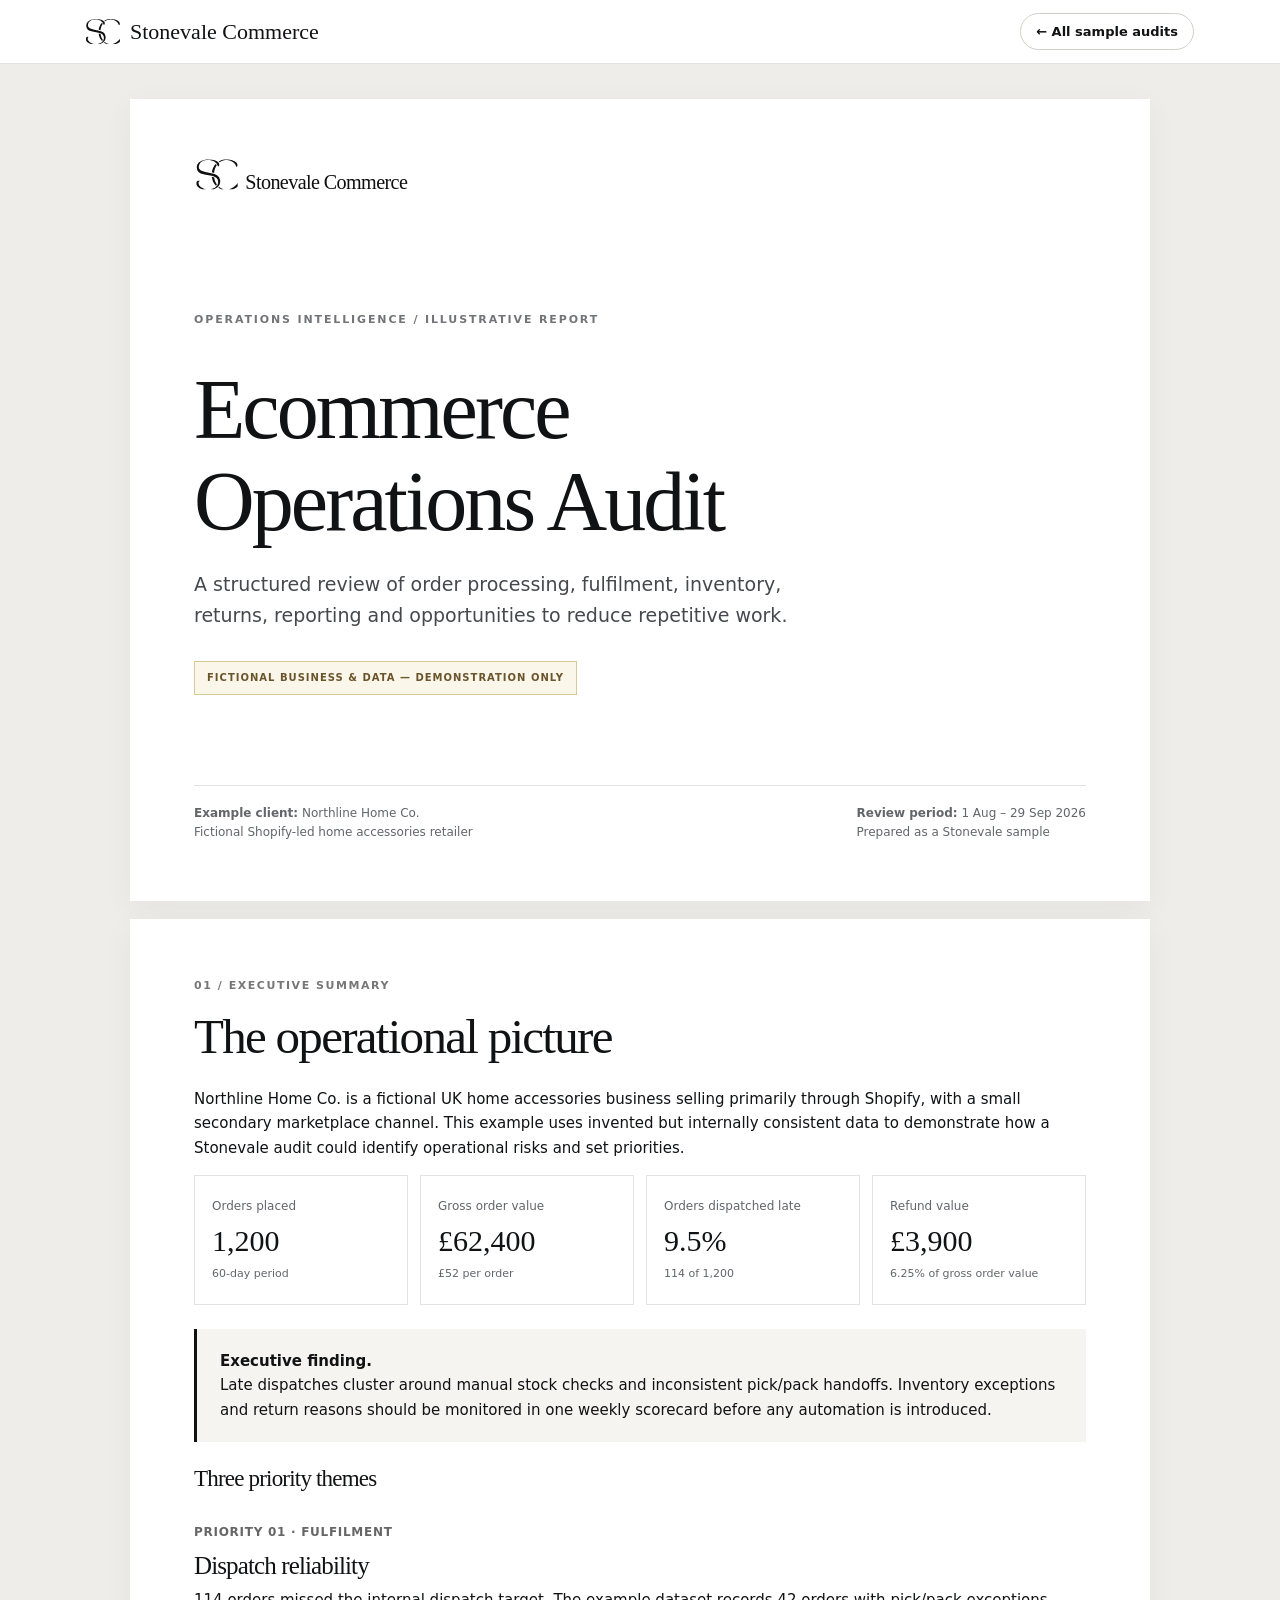
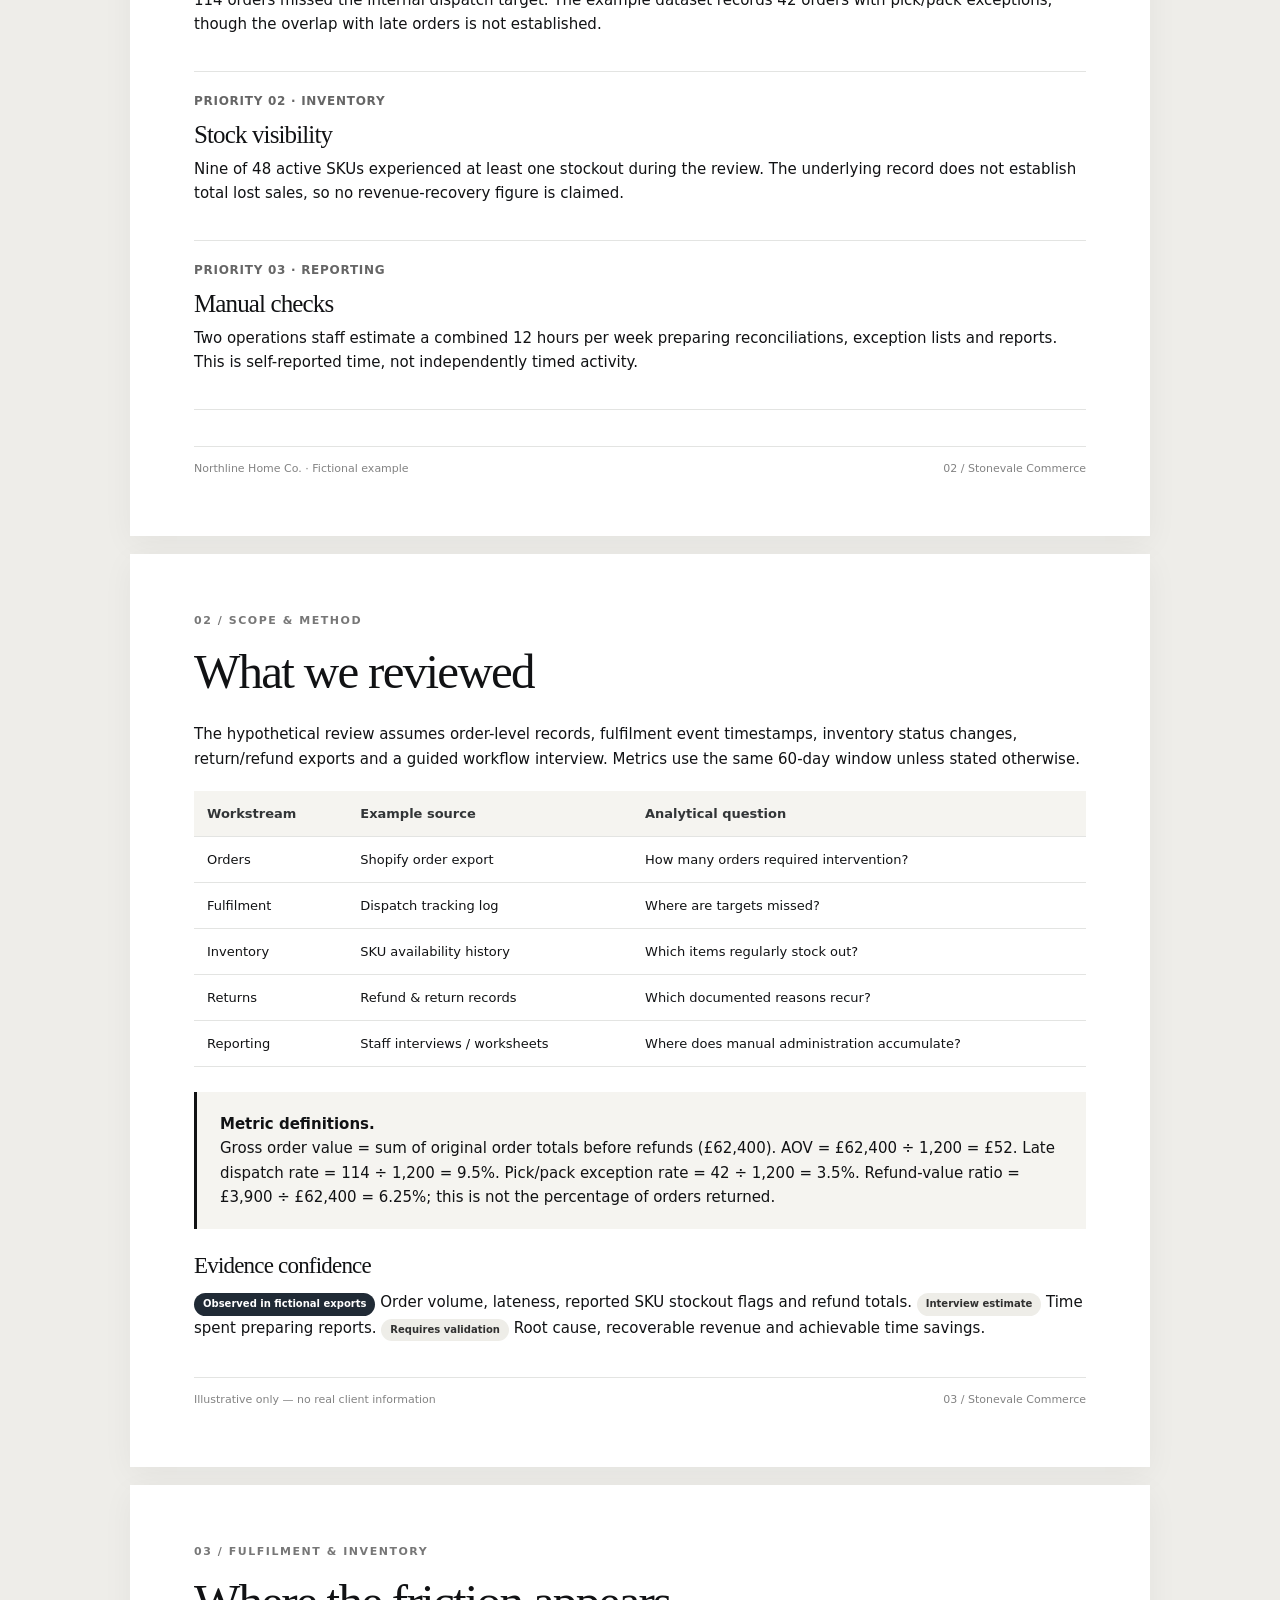
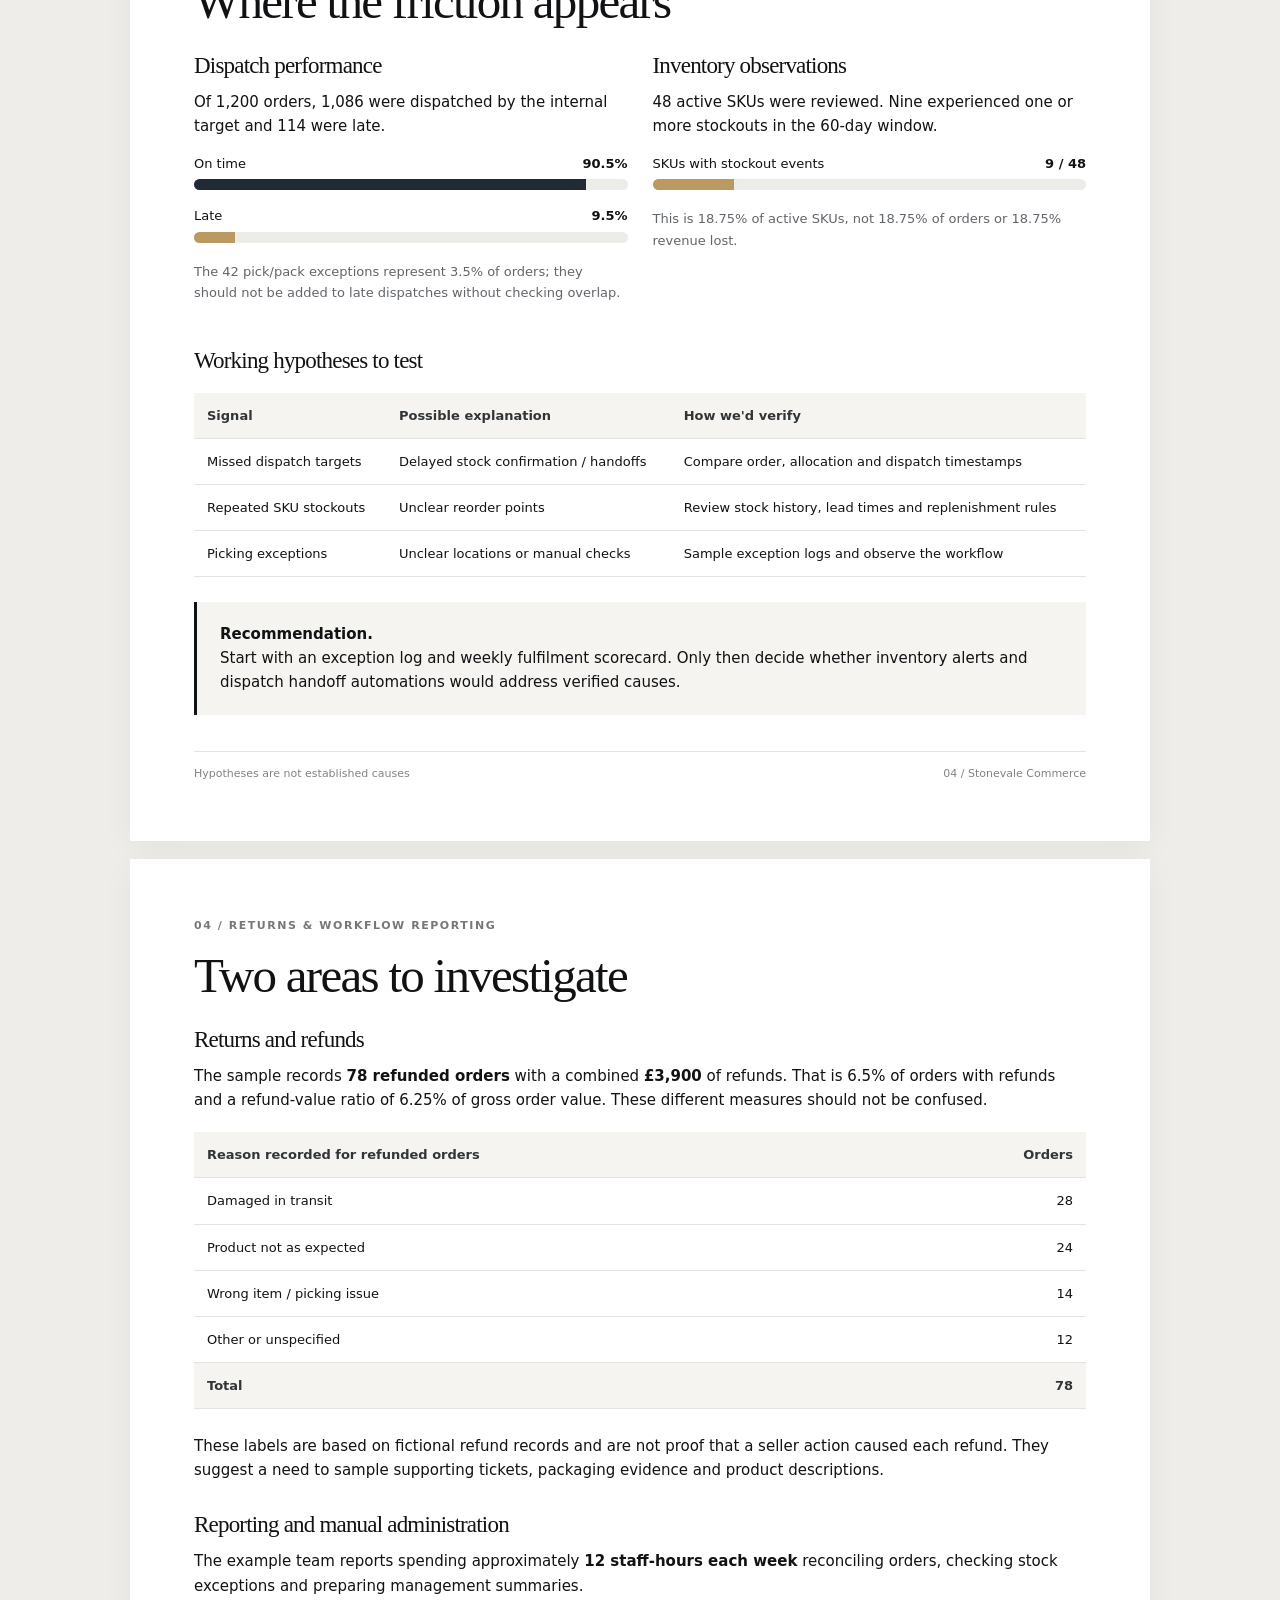
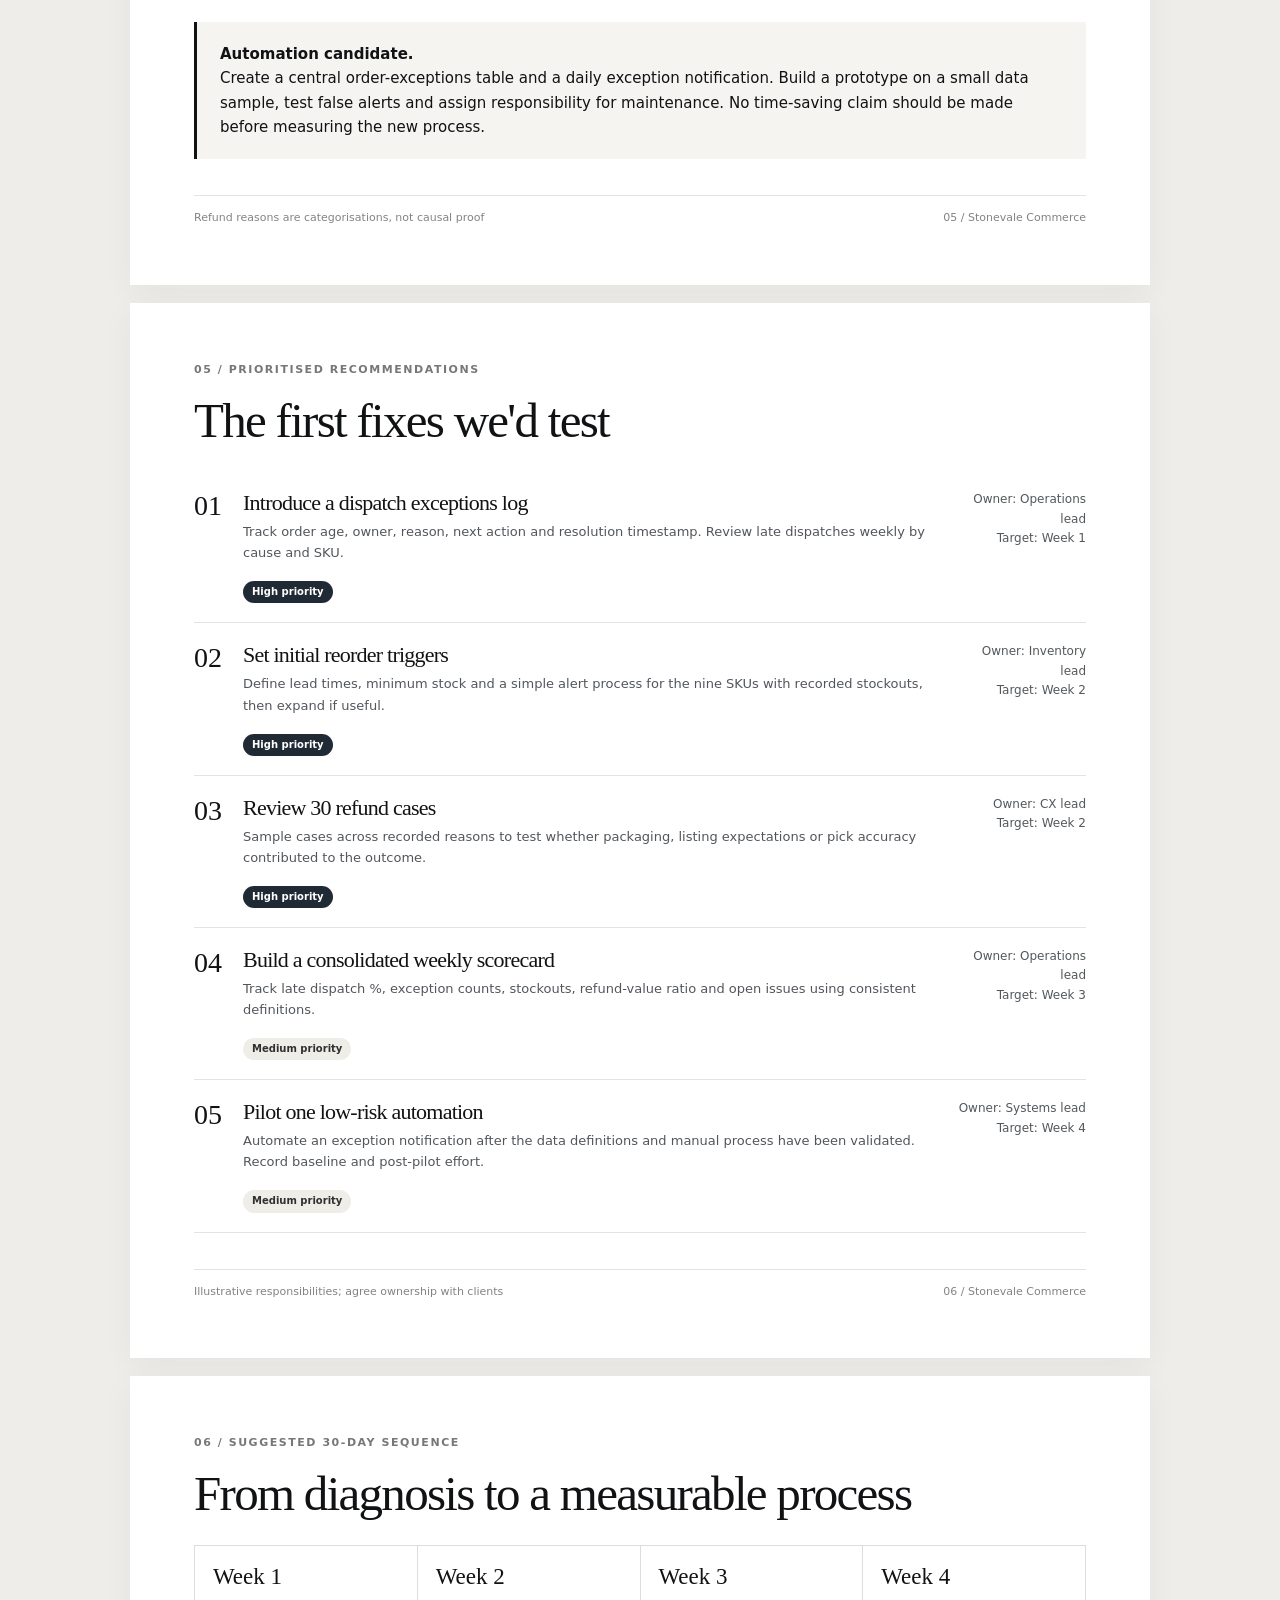
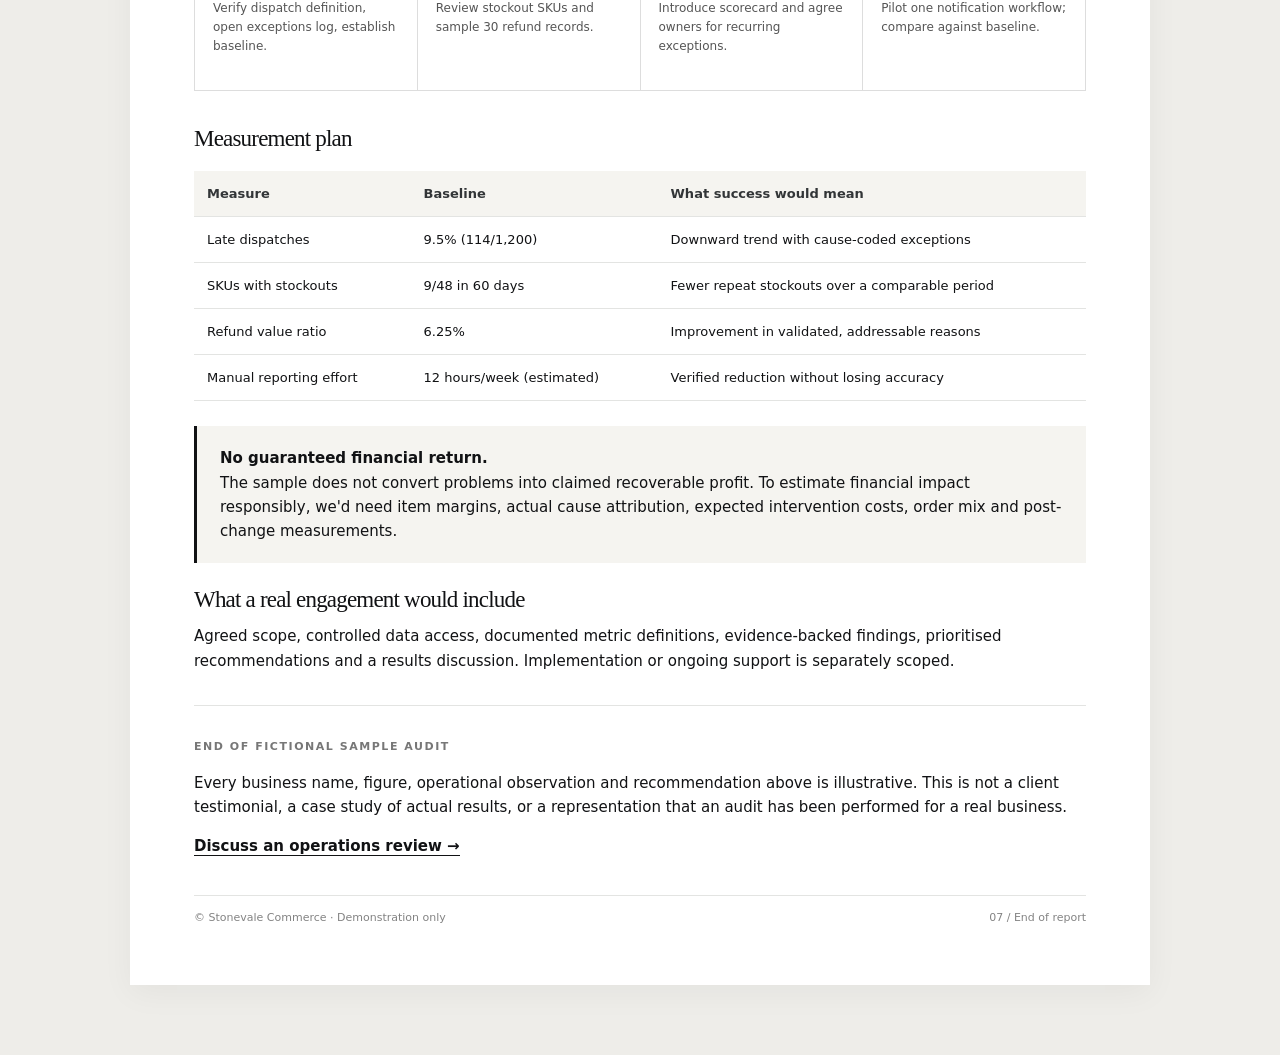
<file: sample-ecommerce-audit.html>
<!DOCTYPE html>
<html lang="en"><head><meta charset="UTF-8"><meta name="viewport" content="width=device-width,initial-scale=1">
<title>Sample Ecommerce Operations Audit | Stonevale Commerce</title>
<meta name="description" content="A fully fictional ecommerce operations audit demonstrating Stonevale Commerce's approach to orders, fulfilment, inventory, returns, reporting and automation.">
<link rel="icon" href="assets/stonevale-mark.svg" type="image/svg+xml">
<style>
:root{--ink:#111214;--muted:#62656a;--line:#e3e4e2;--soft:#f5f4f0;--navy:#202a35;--gold:#ba9963}
*{box-sizing:border-box}html{scroll-behavior:smooth}body{margin:0;color:var(--ink);background:#eeede9;font:15px/1.62 Inter,system-ui,-apple-system,Arial,sans-serif}
a{color:inherit}header{background:#fff;border-bottom:1px solid var(--line);position:sticky;top:0;z-index:5}
.nav{max-width:1160px;padding:13px 26px;margin:auto;display:flex;justify-content:space-between;align-items:center;gap:20px}.brand{text-decoration:none;display:flex;align-items:center;gap:10px;font:22px Georgia,serif}.brand img{width:34px}
.nav a.back{border:1px solid #cfcfc9;border-radius:100px;text-decoration:none;padding:7px 15px;font-size:13px;font-weight:650}
.wrap{max-width:1060px;margin:35px auto 70px;padding:0 20px}.page{background:#fff;margin-bottom:18px;padding:58px 64px;box-shadow:0 8px 30px #0000000c;min-height:720px}
.kicker{font-size:11px;font-weight:800;letter-spacing:.17em;text-transform:uppercase;color:#727477}.eyebrow{font-size:11px;font-weight:800;letter-spacing:.14em;text-transform:uppercase;color:#777}
h1,h2,h3{font-family:Georgia,Times,serif;font-weight:400;letter-spacing:-.035em;line-height:1.09}h1{font-size:clamp(46px,7vw,84px);margin:35px 0 22px}h2{font-size:clamp(32px,4vw,49px);margin:15px 0 24px}h3{font-size:23px;margin:0 0 12px}p{margin:0 0 15px}p.lede{font-size:19px;color:#45494d;max-width:660px}strong{font-weight:720}
.badge{display:inline-block;border:1px solid #dac797;background:#faf6ea;color:#6a542b;font-size:10px;letter-spacing:.1em;font-weight:800;padding:8px 12px;text-transform:uppercase}
.rule{height:1px;background:var(--line);margin:32px 0}.hero-footer{display:flex;justify-content:space-between;gap:14px;margin-top:90px;border-top:1px solid var(--line);padding-top:18px;color:var(--muted);font-size:12px}
.grid{display:grid;grid-template-columns:repeat(4,1fr);gap:12px}.kpi{border:1px solid var(--line);padding:21px 17px}.kpi span{display:block;color:var(--muted);font-size:12px}.kpi b{font:30px Georgia,serif;display:block;margin-top:8px}.kpi small{display:block;color:var(--muted);font-size:11px;margin-top:7px}
.two{display:grid;grid-template-columns:1fr 1fr;gap:25px}.note{background:var(--soft);padding:20px 23px;border-left:3px solid var(--ink);margin:24px 0}.note p:last-child{margin:0}
table{width:100%;border-collapse:collapse;font-size:13px;margin:20px 0 25px}th{text-align:left;background:var(--soft);color:#323537}td,th{padding:12px 13px;border-bottom:1px solid var(--line);vertical-align:top}td:last-child,th:last-child{text-align:right}table.text-table td:last-child,table.text-table th:last-child{text-align:left}
.meter{height:11px;background:#ecece8;border-radius:10px;overflow:hidden}.meter i{height:100%;display:block;background:var(--navy)}.bar-label{display:flex;justify-content:space-between;font-size:13px;margin:15px 0 5px}
.tag{display:inline-block;background:#202a35;color:#fff;padding:3px 9px;font-size:10px;font-weight:750;border-radius:30px}.tag.neutral{background:#eeede8;color:#303030}
.finding{padding:20px 0;border-bottom:1px solid var(--line)}.finding:first-of-type{border-top:1px solid var(--line)}.finding h3{font:25px Georgia,serif;margin-bottom:8px}.finding .meta{color:#666;font-size:12px;font-weight:750;letter-spacing:.06em;text-transform:uppercase;margin-bottom:9px}
.action{display:grid;grid-template-columns:35px 1fr 130px;gap:14px;padding:19px 0;border-bottom:1px solid var(--line)}.action .num{font:28px Georgia,serif}.action h3{font:22px Georgia,serif;margin-bottom:5px}.action p{font-size:13px;color:#52565b}.action aside{font-size:12px;text-align:right;color:#53585c}
.timeline{display:grid;grid-template-columns:repeat(4,1fr);gap:1px;background:#ddd;border:1px solid #ddd;margin:20px 0 35px}.week{background:#fff;padding:18px}.week strong{display:block;font:23px Georgia,serif;margin-bottom:9px}.week p{font-size:12px;color:#555}
.footer{border-top:1px solid var(--line);margin-top:36px;padding-top:13px;display:flex;justify-content:space-between;color:#838383;font-size:11px;gap:14px}
@media(max-width:800px){.page{padding:36px 29px;min-height:0}.grid{grid-template-columns:repeat(2,1fr)}.two{grid-template-columns:1fr}.timeline{grid-template-columns:repeat(2,1fr)}.action{grid-template-columns:25px 1fr}.action aside{grid-column:2;text-align:left}.wrap{margin-top:16px}.hero-footer{margin-top:65px}}
@media(max-width:480px){.grid,.timeline{grid-template-columns:1fr}.page{padding:30px 21px}.brand{font-size:17px}.nav{padding:12px 14px}.hero-footer{display:block}td,th{padding:9px 6px;font-size:11px}}
@media print{header{display:none}.wrap{max-width:none;margin:0;padding:0}.page{break-after:page;box-shadow:none;margin:0;min-height:250mm}body{background:#fff}.page:last-child{break-after:auto}}
</style></head>
<body><header><div class="nav"><a class="brand" href="index.html"><img src="assets/stonevale-mark.svg" alt="">Stonevale Commerce</a><a class="back" href="index.html#sample">← All sample audits</a></div></header>
<main class="wrap">
<section class="page">
<img src="assets/stonevale-logo.svg" alt="Stonevale Commerce" style="width:220px;max-width:80%">
<p class="kicker" style="margin-top:95px">Operations intelligence / Illustrative report</p>
<h1>Ecommerce<br>Operations Audit</h1>
<p class="lede">A structured review of order processing, fulfilment, inventory, returns, reporting and opportunities to reduce repetitive work.</p>
<p style="margin-top:30px"><span class="badge">Fictional business &amp; data — demonstration only</span></p>
<div class="hero-footer"><span><strong>Example client:</strong> Northline Home Co.<br>Fictional Shopify-led home accessories retailer</span><span><strong>Review period:</strong> 1 Aug – 29 Sep 2026<br>Prepared as a Stonevale sample</span></div>
</section>
<section class="page">
<p class="eyebrow">01 / Executive summary</p><h2>The operational picture</h2>
<p>Northline Home Co. is a fictional UK home accessories business selling primarily through Shopify, with a small secondary marketplace channel. This example uses invented but internally consistent data to demonstrate how a Stonevale audit could identify operational risks and set priorities.</p>
<div class="grid">
<div class="kpi"><span>Orders placed</span><b>1,200</b><small>60-day period</small></div>
<div class="kpi"><span>Gross order value</span><b>£62,400</b><small>£52 per order</small></div>
<div class="kpi"><span>Orders dispatched late</span><b>9.5%</b><small>114 of 1,200</small></div>
<div class="kpi"><span>Refund value</span><b>£3,900</b><small>6.25% of gross order value</small></div>
</div>
<div class="note"><strong>Executive finding.</strong><p>Late dispatches cluster around manual stock checks and inconsistent pick/pack handoffs. Inventory exceptions and return reasons should be monitored in one weekly scorecard before any automation is introduced.</p></div>
<h3>Three priority themes</h3>
<div class="finding"><div class="meta">Priority 01 · fulfilment</div><h3>Dispatch reliability</h3><p>114 orders missed the internal dispatch target. The example dataset records 42 orders with pick/pack exceptions, though the overlap with late orders is not established.</p></div>
<div class="finding"><div class="meta">Priority 02 · inventory</div><h3>Stock visibility</h3><p>Nine of 48 active SKUs experienced at least one stockout during the review. The underlying record does not establish total lost sales, so no revenue-recovery figure is claimed.</p></div>
<div class="finding"><div class="meta">Priority 03 · reporting</div><h3>Manual checks</h3><p>Two operations staff estimate a combined 12 hours per week preparing reconciliations, exception lists and reports. This is self-reported time, not independently timed activity.</p></div>
<div class="footer"><span>Northline Home Co. · Fictional example</span><span>02 / Stonevale Commerce</span></div>
</section>
<section class="page">
<p class="eyebrow">02 / Scope &amp; method</p><h2>What we reviewed</h2>
<p>The hypothetical review assumes order-level records, fulfilment event timestamps, inventory status changes, return/refund exports and a guided workflow interview. Metrics use the same 60-day window unless stated otherwise.</p>
<table class="text-table"><tr><th>Workstream</th><th>Example source</th><th>Analytical question</th></tr>
<tr><td>Orders</td><td>Shopify order export</td><td>How many orders required intervention?</td></tr>
<tr><td>Fulfilment</td><td>Dispatch tracking log</td><td>Where are targets missed?</td></tr>
<tr><td>Inventory</td><td>SKU availability history</td><td>Which items regularly stock out?</td></tr>
<tr><td>Returns</td><td>Refund &amp; return records</td><td>Which documented reasons recur?</td></tr>
<tr><td>Reporting</td><td>Staff interviews / worksheets</td><td>Where does manual administration accumulate?</td></tr></table>
<div class="note"><strong>Metric definitions.</strong><p>Gross order value = sum of original order totals before refunds (£62,400). AOV = £62,400 ÷ 1,200 = £52. Late dispatch rate = 114 ÷ 1,200 = 9.5%. Pick/pack exception rate = 42 ÷ 1,200 = 3.5%. Refund-value ratio = £3,900 ÷ £62,400 = 6.25%; this is not the percentage of orders returned.</p></div>
<h3>Evidence confidence</h3><p><span class="tag">Observed in fictional exports</span> Order volume, lateness, reported SKU stockout flags and refund totals. <span class="tag neutral">Interview estimate</span> Time spent preparing reports. <span class="tag neutral">Requires validation</span> Root cause, recoverable revenue and achievable time savings.</p>
<div class="footer"><span>Illustrative only — no real client information</span><span>03 / Stonevale Commerce</span></div>
</section>
<section class="page">
<p class="eyebrow">03 / Fulfilment &amp; inventory</p><h2>Where the friction appears</h2>
<div class="two"><div><h3>Dispatch performance</h3><p>Of 1,200 orders, 1,086 were dispatched by the internal target and 114 were late.</p>
<div class="bar-label"><span>On time</span><b>90.5%</b></div><div class="meter"><i style="width:90.5%"></i></div>
<div class="bar-label"><span>Late</span><b>9.5%</b></div><div class="meter"><i style="width:9.5%;background:#ba9963"></i></div>
<p style="margin-top:18px;color:#62656a;font-size:13px">The 42 pick/pack exceptions represent 3.5% of orders; they should not be added to late dispatches without checking overlap.</p></div>
<div><h3>Inventory observations</h3><p>48 active SKUs were reviewed. Nine experienced one or more stockouts in the 60-day window.</p>
<div class="bar-label"><span>SKUs with stockout events</span><b>9 / 48</b></div><div class="meter"><i style="width:18.75%;background:#ba9963"></i></div>
<p style="margin-top:18px;color:#62656a;font-size:13px">This is 18.75% of active SKUs, not 18.75% of orders or 18.75% revenue lost.</p></div></div>
<h3 style="margin-top:30px">Working hypotheses to test</h3>
<table class="text-table"><tr><th>Signal</th><th>Possible explanation</th><th>How we'd verify</th></tr>
<tr><td>Missed dispatch targets</td><td>Delayed stock confirmation / handoffs</td><td>Compare order, allocation and dispatch timestamps</td></tr>
<tr><td>Repeated SKU stockouts</td><td>Unclear reorder points</td><td>Review stock history, lead times and replenishment rules</td></tr>
<tr><td>Picking exceptions</td><td>Unclear locations or manual checks</td><td>Sample exception logs and observe the workflow</td></tr></table>
<div class="note"><strong>Recommendation.</strong><p>Start with an exception log and weekly fulfilment scorecard. Only then decide whether inventory alerts and dispatch handoff automations would address verified causes.</p></div>
<div class="footer"><span>Hypotheses are not established causes</span><span>04 / Stonevale Commerce</span></div>
</section>
<section class="page">
<p class="eyebrow">04 / Returns &amp; workflow reporting</p><h2>Two areas to investigate</h2>
<h3>Returns and refunds</h3>
<p>The sample records <strong>78 refunded orders</strong> with a combined <strong>£3,900</strong> of refunds. That is 6.5% of orders with refunds and a refund-value ratio of 6.25% of gross order value. These different measures should not be confused.</p>
<table><tr><th>Reason recorded for refunded orders</th><th>Orders</th></tr>
<tr><td>Damaged in transit</td><td>28</td></tr><tr><td>Product not as expected</td><td>24</td></tr><tr><td>Wrong item / picking issue</td><td>14</td></tr><tr><td>Other or unspecified</td><td>12</td></tr>
<tr><th>Total</th><th>78</th></tr></table>
<p>These labels are based on fictional refund records and are not proof that a seller action caused each refund. They suggest a need to sample supporting tickets, packaging evidence and product descriptions.</p>
<h3 style="margin-top:30px">Reporting and manual administration</h3>
<p>The example team reports spending approximately <strong>12 staff-hours each week</strong> reconciling orders, checking stock exceptions and preparing management summaries.</p>
<div class="note"><strong>Automation candidate.</strong><p>Create a central order-exceptions table and a daily exception notification. Build a prototype on a small data sample, test false alerts and assign responsibility for maintenance. No time-saving claim should be made before measuring the new process.</p></div>
<div class="footer"><span>Refund reasons are categorisations, not causal proof</span><span>05 / Stonevale Commerce</span></div>
</section>
<section class="page">
<p class="eyebrow">05 / Prioritised recommendations</p><h2>The first fixes we'd test</h2>
<div class="action"><div class="num">01</div><div><h3>Introduce a dispatch exceptions log</h3><p>Track order age, owner, reason, next action and resolution timestamp. Review late dispatches weekly by cause and SKU.</p><span class="tag">High priority</span></div><aside>Owner: Operations lead<br>Target: Week 1</aside></div>
<div class="action"><div class="num">02</div><div><h3>Set initial reorder triggers</h3><p>Define lead times, minimum stock and a simple alert process for the nine SKUs with recorded stockouts, then expand if useful.</p><span class="tag">High priority</span></div><aside>Owner: Inventory lead<br>Target: Week 2</aside></div>
<div class="action"><div class="num">03</div><div><h3>Review 30 refund cases</h3><p>Sample cases across recorded reasons to test whether packaging, listing expectations or pick accuracy contributed to the outcome.</p><span class="tag">High priority</span></div><aside>Owner: CX lead<br>Target: Week 2</aside></div>
<div class="action"><div class="num">04</div><div><h3>Build a consolidated weekly scorecard</h3><p>Track late dispatch %, exception counts, stockouts, refund-value ratio and open issues using consistent definitions.</p><span class="tag neutral">Medium priority</span></div><aside>Owner: Operations lead<br>Target: Week 3</aside></div>
<div class="action"><div class="num">05</div><div><h3>Pilot one low-risk automation</h3><p>Automate an exception notification after the data definitions and manual process have been validated. Record baseline and post-pilot effort.</p><span class="tag neutral">Medium priority</span></div><aside>Owner: Systems lead<br>Target: Week 4</aside></div>
<div class="footer"><span>Illustrative responsibilities; agree ownership with clients</span><span>06 / Stonevale Commerce</span></div>
</section>
<section class="page">
<p class="eyebrow">06 / Suggested 30-day sequence</p><h2>From diagnosis to a measurable process</h2>
<div class="timeline">
<div class="week"><strong>Week 1</strong><p>Verify dispatch definition, open exceptions log, establish baseline.</p></div>
<div class="week"><strong>Week 2</strong><p>Review stockout SKUs and sample 30 refund records.</p></div>
<div class="week"><strong>Week 3</strong><p>Introduce scorecard and agree owners for recurring exceptions.</p></div>
<div class="week"><strong>Week 4</strong><p>Pilot one notification workflow; compare against baseline.</p></div>
</div>
<h3>Measurement plan</h3>
<table class="text-table"><tr><th>Measure</th><th>Baseline</th><th>What success would mean</th></tr>
<tr><td>Late dispatches</td><td>9.5% (114/1,200)</td><td>Downward trend with cause-coded exceptions</td></tr>
<tr><td>SKUs with stockouts</td><td>9/48 in 60 days</td><td>Fewer repeat stockouts over a comparable period</td></tr>
<tr><td>Refund value ratio</td><td>6.25%</td><td>Improvement in validated, addressable reasons</td></tr>
<tr><td>Manual reporting effort</td><td>12 hours/week (estimated)</td><td>Verified reduction without losing accuracy</td></tr></table>
<div class="note"><strong>No guaranteed financial return.</strong><p>The sample does not convert problems into claimed recoverable profit. To estimate financial impact responsibly, we'd need item margins, actual cause attribution, expected intervention costs, order mix and post-change measurements.</p></div>
<h3>What a real engagement would include</h3><p>Agreed scope, controlled data access, documented metric definitions, evidence-backed findings, prioritised recommendations and a results discussion. Implementation or ongoing support is separately scoped.</p>
<div class="rule"></div>
<p class="eyebrow">End of fictional sample audit</p>
<p>Every business name, figure, operational observation and recommendation above is illustrative. This is not a client testimonial, a case study of actual results, or a representation that an audit has been performed for a real business.</p>
<p><a href="index.html#contact" style="font-weight:700;text-decoration:none;border-bottom:1px solid">Discuss an operations review →</a></p>
<div class="footer"><span>© Stonevale Commerce · Demonstration only</span><span>07 / End of report</span></div>
</section>
</main></body></html>
</file>
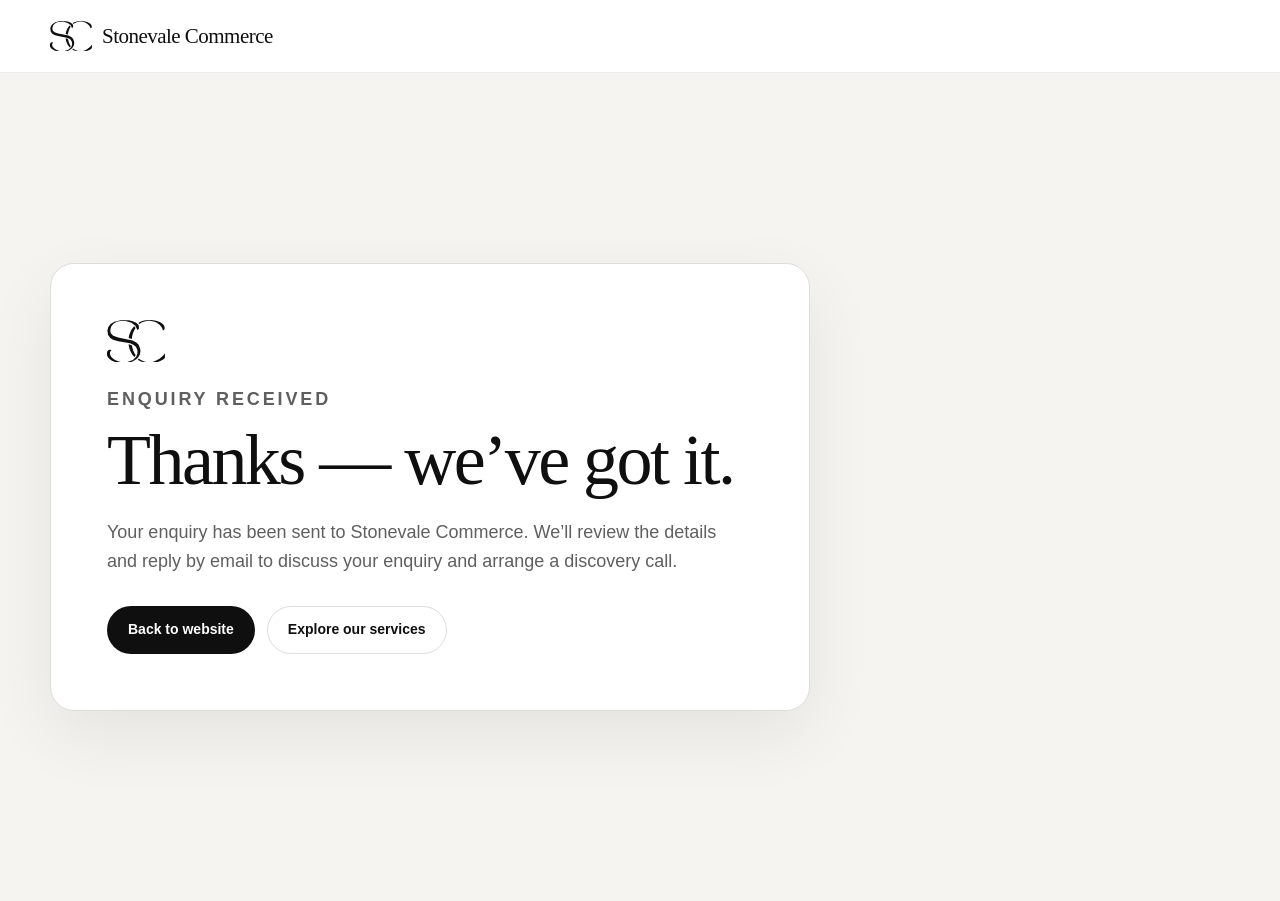
<file: thank-you.html>
<!doctype html>
<html lang="en">
<head>
  <meta charset="utf-8">
  <meta name="viewport" content="width=device-width,initial-scale=1">
  <title>Thanks | Stonevale Commerce</title>
  <meta name="description" content="Thanks for contacting Stonevale Commerce.">
  <link rel="icon" type="image/svg+xml" href="assets/stonevale-mark.svg">
  <link rel="stylesheet" href="styles.css">
  <style>
    .thanks-page{min-height:calc(100vh - 72px);display:grid;place-items:center;padding:80px 0;background:var(--soft)}
    .thanks-card{max-width:760px;background:#fff;border:1px solid var(--line);border-radius:24px;padding:56px;box-shadow:0 24px 70px rgba(0,0,0,.07)}
    .thanks-card img{width:58px;margin-bottom:28px}
    .thanks-card h1{font-size:clamp(46px,6vw,72px);margin-bottom:22px}
    .thanks-card p{font-size:18px;color:#5f5f5f;max-width:620px}
    .thanks-actions{display:flex;gap:12px;flex-wrap:wrap;margin-top:30px}
    @media(max-width:620px){.thanks-card{padding:34px 24px}.thanks-page{padding:36px 0}}
  </style>
</head>
<body>
<header class="site-header">
  <div class="container nav-wrap">
    <a class="brand header-brand" href="index.html" aria-label="Stonevale Commerce home">
      <img class="header-mark" src="assets/stonevale-mark.svg" alt="" aria-hidden="true">
      <span>Stonevale Commerce</span>
    </a>
  </div>
</header>
<main class="thanks-page">
  <div class="container">
    <section class="thanks-card">
      <img src="assets/stonevale-mark.svg" alt="Stonevale Commerce">
      <p class="eyebrow">Enquiry received</p>
      <h1>Thanks — we’ve got it.</h1>
      <p>Your enquiry has been sent to Stonevale Commerce. We’ll review the details and reply by email to discuss your enquiry and arrange a discovery call.</p>
      <div class="thanks-actions">
        <a class="button button-dark" href="index.html">Back to website</a>
        <a class="button button-text" href="index.html#audit">Explore our services</a>
      </div>
    </section>
  </div>
</main>
</body>
</html>
</file>
<file: styles.css>
:root {
  --ink: #0f0f10;
  --muted: #646464;
  --paper: #ffffff;
  --soft: #f5f4f0;
  --line: #ddddda;
  --dark-soft: #191919;
  --max: 1180px;
}

* { box-sizing: border-box; }
html { scroll-behavior: smooth; }
body {
  margin: 0;
  background: var(--paper);
  color: var(--ink);
  font-family: Inter, ui-sans-serif, -apple-system, BlinkMacSystemFont, "Segoe UI", sans-serif;
  font-size: 16px;
  line-height: 1.6;
  -webkit-font-smoothing: antialiased;
}

img { display: block; max-width: 100%; }
a { color: inherit; text-decoration: none; }
button, input, select, textarea { font: inherit; }

.container { width: min(var(--max), calc(100% - 48px)); margin: 0 auto; }
.section-pad { padding: 112px 0; }
.soft-section { background: var(--soft); }
.dark-section { background: var(--ink); color: #fff; }

.site-header {
  position: sticky;
  top: 0;
  z-index: 50;
  background: rgba(255,255,255,.94);
  border-bottom: 1px solid rgba(15,15,16,.08);
  backdrop-filter: blur(16px);
}
.nav-wrap { height: 72px; display: flex; align-items: center; justify-content: space-between; gap: 24px; }
.header-brand {
  display: inline-flex;
  align-items: center;
  gap: 10px;
  min-width: 0;
  line-height: 1;
}
.header-brand .header-mark {
  width: 42px;
  height: 31px;
  object-fit: contain;
  flex: 0 0 auto;
}
.header-brand span {
  font-family: Georgia, "Times New Roman", serif;
  font-size: 21px;
  letter-spacing: -.025em;
  white-space: nowrap;
}
.footer-brand img { width: 160px; height: auto; }
.desktop-nav { display: flex; align-items: center; gap: 34px; font-size: 14px; }
.desktop-nav a:not(.nav-cta) { color: #3f3f3f; }
.desktop-nav a:hover { color: #000; }
.nav-cta { background: var(--ink); color: #fff; padding: 11px 18px; border-radius: 999px; }
.menu-toggle, .mobile-nav { display: none; }

.eyebrow {
  margin: 0 0 18px;
  font-size: 12px;
  line-height: 1;
  letter-spacing: .16em;
  text-transform: uppercase;
  font-weight: 750;
}
.hero-grid { display: grid; grid-template-columns: 1.08fr .92fr; gap: 88px; align-items: center; }
h1,h2,h3,p { margin-top: 0; }
h1,h2 { font-family: Georgia, "Times New Roman", serif; font-weight: 400; letter-spacing: -.035em; }
h1 { font-size: clamp(54px, 7vw, 92px); line-height: .97; max-width: 820px; margin-bottom: 28px; }
h2 { font-size: clamp(40px, 5vw, 64px); line-height: 1.02; margin-bottom: 22px; }
h3 { font-size: 20px; line-height: 1.25; margin-bottom: 10px; }
.hero-lede { max-width: 690px; font-size: 20px; color: #494949; line-height: 1.55; }
.hero-actions { display: flex; align-items: center; gap: 12px; margin-top: 34px; flex-wrap: wrap; }
.button { display: inline-flex; align-items: center; justify-content: center; min-height: 48px; padding: 0 20px; border: 1px solid transparent; border-radius: 999px; font-weight: 700; font-size: 14px; cursor: pointer; transition: .2s ease; }
.button-dark { background: var(--ink); color: #fff; }
.button-dark:hover { transform: translateY(-1px); background: #292929; }
.button-light { background: #fff; color: var(--ink); width: 100%; }
.button-light:hover { background: #ecece8; }
.button-text { border-color: var(--line); background: #fff; }
.button-text:hover { background: var(--soft); }
.microcopy { margin-top: 22px; max-width: 560px; font-size: 13px; color: #767676; }

.snapshot-card { border: 1px solid #d9d9d5; background: #fbfaf7; padding: 28px; border-radius: 24px; box-shadow: 0 24px 70px rgba(0,0,0,.08); }
.snapshot-top { display: flex; justify-content: space-between; gap: 15px; align-items: center; font-size: 12px; font-weight: 700; text-transform: uppercase; letter-spacing: .08em; border-bottom: 1px solid var(--line); padding-bottom: 18px; }
.sample-pill { font-weight: 600; text-transform: none; letter-spacing: 0; background: #edece8; padding: 6px 9px; border-radius: 999px; }
.metric-grid { display: grid; grid-template-columns: 1fr 1fr; gap: 18px; margin: 26px 0 30px; }
.metric-grid div { border-bottom: 1px solid var(--line); padding-bottom: 14px; }
.metric-grid span, .preview-stats span { display: block; color: #777; font-size: 12px; }
.metric-grid strong { display: block; font-family: Georgia,serif; font-size: 30px; font-weight: 400; margin-top: 3px; }
.chart-label { display: flex; justify-content: space-between; gap: 14px; font-size: 12px; margin-top: 12px; }
.chart-label strong { font-weight: 700; }
.bar { height: 7px; border-radius: 999px; background: #e6e4df; overflow: hidden; margin-top: 6px; }
.bar i { display:block; height: 100%; background: var(--ink); border-radius: inherit; }
.snapshot-note { margin: 22px 0 0; font-size: 11px; color: #777; }

.section-heading { max-width: 760px; margin-bottom: 58px; }
.section-heading > p:not(.eyebrow) { color: #5d5d5d; font-size: 18px; max-width: 660px; }
.section-heading.light > p:not(.eyebrow) { color: #bdbdbd; }
.problem-grid { display: grid; grid-template-columns: repeat(3,1fr); gap: 1px; background: #d8d7d2; border: 1px solid #d8d7d2; }
.problem-card { background: var(--soft); padding: 36px; min-height: 250px; }
.index { font-family: Georgia,serif; font-size: 13px; color: #777; }
.problem-card h3 { margin-top: 58px; font-family: Georgia,serif; font-size: 28px; font-weight: 400; }
.problem-card p { color: #656565; margin-bottom: 0; }

.two-col { display: grid; grid-template-columns: .82fr 1.18fr; gap: 110px; align-items: start; }
.sticky-copy { position: sticky; top: 128px; }
.sticky-copy > p:not(.eyebrow) { color: #5a5a5a; font-size: 18px; }
.text-link { display: inline-block; margin-top: 16px; border-bottom: 1px solid #aaa; padding-bottom: 3px; font-weight: 700; }
.audit-list { border-top: 1px solid var(--line); }
.audit-item { display: grid; grid-template-columns: 70px 1fr; gap: 24px; padding: 30px 0; border-bottom: 1px solid var(--line); }
.audit-item > span { color: #8a8a8a; font-family: Georgia,serif; }
.audit-item p { color: #666; margin-bottom: 0; }

.deliverables { padding: 86px 0 92px; }
.deliverables .section-heading { max-width: 720px; margin-bottom: 40px; }
.deliverables .section-heading h2 { margin-bottom: 0; }
.deliverables-grid {
  display:grid;
  grid-template-columns: repeat(4,1fr);
  gap: 14px;
}
.deliverable {
  min-height: 154px;
  padding: 22px 22px 24px;
  border: 1px solid #303033;
  border-radius: 16px;
  background: linear-gradient(180deg, #151516 0%, #121213 100%);
  display:flex;
  flex-direction:column;
  justify-content:space-between;
  transition: transform .2s ease, border-color .2s ease, background .2s ease;
}
.deliverable:hover {
  transform: translateY(-3px);
  border-color: #56565b;
  background: #171719;
}
.deliverable strong {
  width: 30px;
  height: 30px;
  border: 1px solid #38383c;
  border-radius: 999px;
  display: inline-flex;
  align-items: center;
  justify-content: center;
  color:#8f8f94;
  font-size:10px;
  letter-spacing: .04em;
  font-weight: 700;
}
.deliverable span {
  max-width: 210px;
  font-family:Georgia,serif;
  font-size:22px;
  line-height:1.15;
  letter-spacing: -.015em;
}

.sample-grid { display:grid; grid-template-columns: .9fr 1.1fr; gap: 110px; align-items:center; }
.sample-copy > p:not(.eyebrow) { color:#5d5d5d; font-size:18px; }
.sample-disclaimer { display:inline-block; margin:8px 0 28px; padding:7px 10px; background:#f2efe7; border:1px solid #e6dfce; font-size:11px; font-weight:750; letter-spacing:.06em; }
.report-preview { background:#f7f6f2; border:1px solid #d9d7d0; border-radius:22px; padding:46px; box-shadow:0 25px 65px rgba(0,0,0,.08); }
.preview-head { display:flex; justify-content:space-between; align-items:center; font-size:12px; text-transform:uppercase; letter-spacing:.1em; }
.preview-head img { width:60px; }
.report-preview h3 { font-family:Georgia,serif; font-weight:400; font-size:46px; margin:70px 0 24px; letter-spacing:-.03em; }
.preview-rule { height:1px; background:#cfcfc9; }
.preview-stats { display:grid; grid-template-columns:repeat(3,1fr); gap:18px; margin:28px 0; }
.preview-stats strong { display:block; font-family:Georgia,serif; font-size:26px; font-weight:400; }
.report-preview p { color:#5d5d5d; }
.report-preview small { color:#888; }

.process-track { display:grid; grid-template-columns:repeat(4,1fr); gap:22px; }
.process-step { border-top:1px solid #bfbeb8; padding-top:22px; }
.process-step > span { color:#858585; font-size:12px; }
.process-step h3 { font-family:Georgia,serif; font-size:26px; font-weight:400; margin-top:58px; }
.process-step p { color:#666; }

.fit-grid { display:grid; grid-template-columns:.82fr 1.18fr; gap:110px; align-items:start; }
.fit-grid .section-heading { margin-bottom:0; }
.fit-card { border-top:1px solid var(--ink); }
.fit-row { display:grid; grid-template-columns:.8fr 1.2fr; gap:20px; padding:22px 0; border-bottom:1px solid var(--line); }
.fit-row span { color:#777; }
.fit-row strong { font-weight:650; }

.trust-strip { border-top:1px solid var(--line); border-bottom:1px solid var(--line); padding:34px 0; }
.trust-grid { display:grid; grid-template-columns:repeat(3,1fr); gap:36px; }
.trust-grid div { display:grid; gap:5px; }
.trust-grid strong { font-size:14px; }
.trust-grid span { font-size:13px; color:#757575; }

.faq-grid { display:grid; grid-template-columns:.7fr 1.3fr; gap:110px; }
.faq-grid .section-heading { margin-bottom:0; }
.faq-list { border-top:1px solid var(--ink); }
details { border-bottom:1px solid var(--line); }
summary { list-style:none; cursor:pointer; padding:24px 38px 24px 0; font-weight:700; position:relative; }
summary::-webkit-details-marker { display:none; }
summary::after { content:"+"; position:absolute; right:5px; top:22px; font-size:22px; font-weight:300; }
details[open] summary::after { content:"–"; }
details p { color:#666; padding:0 45px 26px 0; margin:0; }

.contact-grid { display:grid; grid-template-columns:.78fr 1.22fr; gap:110px; align-items:start; }
.contact-copy > p:not(.eyebrow) { color:#bcbcbc; font-size:18px; }
.direct-email { display:inline-block; margin-top:20px; color:#fff; border-bottom:1px solid #777; }
.audit-form { border:1px solid #3a3a3a; padding:34px; border-radius:18px; background:#151515; }
.audit-form label { display:grid; gap:8px; color:#bdbdbd; font-size:12px; margin-bottom:18px; }
.form-row.two { display:grid; grid-template-columns:1fr 1fr; gap:14px; }
.audit-form input,.audit-form select,.audit-form textarea { width:100%; background:#0f0f0f; color:#fff; border:1px solid #3a3a3a; border-radius:10px; padding:13px 14px; outline:none; }
.audit-form input:focus,.audit-form select:focus,.audit-form textarea:focus { border-color:#9c9c9c; }
.audit-form textarea { resize:vertical; }
.form-note { font-size:11px; color:#777; margin:14px 0 0; }

.site-footer { padding:42px 0; background:#0b0b0b; color:#a0a0a0; border-top:1px solid #2c2c2c; }
.footer-grid { display:grid; grid-template-columns:.65fr 1fr .65fr; gap:45px; align-items:start; }
.footer-brand img { width:160px; filter:invert(1); opacity:.94; }
.footer-copy p { font-size:11px; margin:0 0 4px; }
.footer-right { display:grid; gap:6px; text-align:right; font-size:11px; }
.footer-right a { color:#fff; }

.reveal { opacity:0; transform:translateY(14px); transition:opacity .55s ease, transform .55s ease; }
.reveal.in { opacity:1; transform:none; }

@media (max-width: 900px) {
  .section-pad { padding:82px 0; }
  .desktop-nav { display:none; }
  .menu-toggle { display:block; border:0; background:none; padding:8px; }
  .menu-toggle span { display:block; width:24px; height:1px; background:#111; margin:6px 0; }
  .mobile-nav { display:none; padding:0 24px 18px; border-top:1px solid #eee; background:#fff; }
  .mobile-nav.open { display:grid; }
  .mobile-nav a { padding:14px 0; border-bottom:1px solid #eee; }
  .hero-grid,.two-col,.sample-grid,.fit-grid,.faq-grid,.contact-grid { grid-template-columns:1fr; gap:60px; }
  .sticky-copy { position:static; }
  .problem-grid,.process-track,.deliverables-grid,.trust-grid { grid-template-columns:1fr 1fr; }
  .deliverables { padding: 72px 0 76px; }
  .deliverables .section-heading { margin-bottom: 34px; }
  .footer-grid { grid-template-columns:1fr; }
  .footer-right { text-align:left; }
}

@media (max-width: 620px) {
  .container { width:min(100% - 30px, var(--max)); }
  .nav-wrap { height:64px; }
  .header-brand { gap:8px; }
  .header-brand .header-mark { width:35px; height:26px; }
  .header-brand span { font-size:18px; }
  h1 { font-size:51px; }
  h2 { font-size:40px; }
  .hero-lede { font-size:17px; }
  .problem-grid,.process-track,.deliverables-grid,.trust-grid { grid-template-columns:1fr; }
  .deliverables { padding: 62px 0 66px; }
  .deliverables-grid { gap: 10px; }
  .deliverable { min-height: 128px; padding: 18px; }
  .deliverable span { font-size: 21px; }
  .metric-grid { grid-template-columns:1fr 1fr; }
  .form-row.two { grid-template-columns:1fr; }
  .audit-item { grid-template-columns:42px 1fr; }
  .preview-stats { grid-template-columns:1fr; }
  .report-preview { padding:28px; }
  .report-preview h3 { font-size:38px; margin-top:48px; }
  .fit-row { grid-template-columns:1fr; gap:6px; }
}

@media (prefers-reduced-motion: reduce) {
  * { scroll-behavior:auto !important; transition:none !important; }
  .reveal { opacity:1; transform:none; }
}

/* Privacy policy */
.form-note a { color:#fff; text-decoration:underline; text-underline-offset:2px; }
.privacy-back { font-size:14px; font-weight:700; }
.privacy-page { background:var(--soft); padding:88px 0 110px; }
.privacy-wrap { display:grid; grid-template-columns:.72fr 1.28fr; gap:110px; align-items:start; }
.privacy-intro { position:sticky; top:126px; }
.privacy-intro h1 { font-size:clamp(48px,6vw,76px); margin-bottom:18px; }
.privacy-intro > p:not(.eyebrow):not(.privacy-updated) { color:#5e5e5e; font-size:17px; max-width:430px; }
.privacy-updated { color:#888; font-size:12px; margin-bottom:26px; }
.privacy-content { background:#fff; border:1px solid var(--line); border-radius:22px; padding:46px 52px; }
.privacy-content section { padding:0 0 32px; margin:0 0 32px; border-bottom:1px solid var(--line); }
.privacy-content section:last-child { border-bottom:0; margin-bottom:0; padding-bottom:0; }
.privacy-content h2 { font-family:Georgia,serif; font-size:30px; margin-bottom:16px; }
.privacy-content p, .privacy-content li { color:#555; }
.privacy-content a { color:#111; text-decoration:underline; text-underline-offset:3px; }
.privacy-content ul { padding-left:20px; }

@media (max-width:900px) {
  .privacy-page { padding:70px 0 84px; }
  .privacy-wrap { grid-template-columns:1fr; gap:42px; }
  .privacy-intro { position:static; }
}

@media (max-width:620px) {
  .privacy-page { padding:48px 0 62px; }
  .privacy-content { padding:30px 22px; border-radius:16px; }
  .privacy-content h2 { font-size:26px; }
  .privacy-back { font-size:12px; }
}


/* Four-service overview directly below the hero */
.services-overview { padding-top: 76px; padding-bottom: 80px; }
.services-overview .section-heading { max-width: 850px; }
.services-overview-grid { display: grid; grid-template-columns: repeat(4, minmax(0, 1fr)); gap: 16px; margin-top: 38px; }
.service-overview-card { background: #fff; border: 1px solid var(--line); border-radius: 18px; padding: 28px 24px; min-width: 0; }
.service-overview-card .index { display: block; color: #777; font-size: 12px; letter-spacing: .12em; margin-bottom: 28px; }
.service-overview-card h3 { font-family: Georgia, "Times New Roman", serif; font-size: 25px; font-weight: 400; line-height: 1.15; letter-spacing: -.02em; margin-bottom: 16px; }
.service-overview-card p { color: var(--muted); font-size: 14px; line-height: 1.6; margin: 0; }
.services-overview-link { display: inline-block; margin-top: 28px; }
@media (max-width: 980px) { .services-overview-grid { grid-template-columns: repeat(2, minmax(0, 1fr)); } }
@media (max-width: 600px) { .services-overview { padding-top: 58px; padding-bottom: 62px; } .services-overview-grid { grid-template-columns: 1fr; gap: 12px; margin-top: 26px; } .service-overview-card { padding: 22px; } .service-overview-card .index { margin-bottom: 12px; } }

/* Distinct sample audit showcase */
.sample .section-heading{max-width:860px;margin-bottom:34px}
.sample-audits-grid{display:grid;grid-template-columns:repeat(2,minmax(0,1fr));gap:22px}
.sample-audit-card{border:1px solid var(--line);background:#fff;border-radius:20px;padding:34px;display:flex;flex-direction:column;align-items:flex-start}
.sample-audit-card-top{display:flex;justify-content:space-between;align-items:center;gap:12px;width:100%;margin-bottom:30px}
.sample-audit-number{font-size:11px;letter-spacing:.13em;font-weight:750;color:#6c6c6c}
.sample-audit-pill{font-size:11px;border:1px solid #d7d7d2;border-radius:100px;padding:5px 10px;white-space:nowrap}
.sample-audit-card h3{font:400 clamp(27px,3vw,36px)/1.13 Georgia,"Times New Roman",serif;letter-spacing:-.035em;margin-bottom:14px}
.sample-audit-card p{color:#5b5b5b;font-size:15px;line-height:1.65}
.sample-audit-card .sample-audit-subtitle{color:var(--ink);font-weight:650}
.sample-audit-divider{height:1px;background:var(--line);width:100%;margin:auto 0 14px}
.sample-audit-card .sample-audit-demo{font-size:12px;color:#737373;margin:0 0 22px}
.sample-audit-card .button{margin-top:auto}
.sample-scope-note{color:#777;font-size:13px;margin:24px 0 0;max-width:900px}
@media(max-width:760px){.sample-audits-grid{grid-template-columns:1fr}.sample-audit-card{padding:26px}.sample-audit-card-top{margin-bottom:20px}}

/* Stonevale 2026 positioning. Home styles leave the existing report layouts intact. */
.home { --paper:#f6f5f0; --ink:#181b18; --muted:#5b625b; --soft:#eeeee7; --line:#d5d8ce; --max:1240px; background:var(--paper); }
.home .container { width:min(var(--max),calc(100% - 80px)); }
.home .site-header { background:rgba(246,245,240,.96); }
.home .nav-wrap { height:88px; }
.home .header-brand span { font-size:23px; }
.home .nav-cta { border-radius:4px; padding:13px 21px; display:flex; gap:25px; }
.home .nav-cta:hover { color:#fff; background:#333b30; }
.home-hero { padding:88px 0 80px; }
.home .hero-grid { grid-template-columns:1.18fr .82fr; gap:65px; }
.home h1 { font-size:clamp(58px,6.3vw,88px); line-height:1.01; letter-spacing:-.055em; margin:26px 0; }
.home h1 em,.home h2 em { font-weight:400; color:#59654f; }
.home h2 { font-size:clamp(38px,4.2vw,58px); line-height:1.08; letter-spacing:-.04em; }
.home .eyebrow { font-size:10px; letter-spacing:.14em; line-height:1.5; color:#4e5947; }
.status-dot { display:inline-block; width:7px; height:7px; border-radius:50%; background:#6a7659; margin-right:6px; }
.home .hero-lede { font-size:18px; max-width:535px; color:#596057; }
.home .hero-actions { gap:26px; margin-top:30px; }
.home .button { border-radius:4px; gap:24px; padding:14px 21px; min-height:50px; }
.home .button-dark { background:#20271e; }
.home .button-dark:hover { background:#384331; }
.hero-secondary { font-size:13px; border-bottom:1px solid #adb3a5; padding:7px 0; }
.hero-secondary span { margin-left:10px; }
.home .microcopy { font-size:12px; line-height:1.7; color:#62695e; margin-top:26px; }
.operating-model { padding:25px; background:#e9ece2; border:1px solid #d4dacb; position:relative; }
.model-caption { display:flex; justify-content:space-between; font-size:9px; font-weight:650; letter-spacing:.12em; color:#5d6853; margin-bottom:24px; }
.model-node { display:grid; grid-template-columns:25px 1fr 26px; gap:10px; padding:22px 17px; border:1px solid #c9d0c0; background:#f9faf6; }
.node-number { font-size:10px; color:#627057; padding-top:3px; }
.node-label { display:block; font-size:9px; text-transform:uppercase; letter-spacing:.15em; color:#59654f; margin-bottom:8px; }
.home .model-node h2 { font-size:28px; letter-spacing:-.025em; line-height:1.07; margin-bottom:12px; }
.model-node p { font-size:10px; color:#58624f; margin:0; }
.node-icon { font-size:24px; color:#657455; }
.node-connect { background:#283324; color:#fff; border-color:#283324; }
.node-connect .node-label,.node-connect .node-number,.node-connect p,.node-connect .node-icon { color:#d3dec8; }
.model-connector { height:23px; padding-left:27px; color:#79886b; font-size:16px; line-height:23px; }
.model-note { font-size:10px; color:#616b58; line-height:1.6; margin:21px 0 0; }
.focus-band { border-top:1px solid var(--line); border-bottom:1px solid var(--line); }
.focus-band .container { display:flex; justify-content:space-between; align-items:center; padding:24px 0; gap:20px; }
.focus-band span { font-size:9px; letter-spacing:.14em; color:#646c5e; }
.focus-band p { margin:0; font:22px Georgia,serif; }
.focus-band b { font-weight:400; color:#b4bcaa; margin:0 22px; }
.home .section-pad { padding:100px 0; }
.section-intro { display:grid; grid-template-columns:1fr 2fr; gap:35px; margin-bottom:50px; }
.section-intro>.eyebrow { padding-top:8px; }
.section-intro>div { max-width:735px; }
.section-intro p:not(.eyebrow) { color:var(--muted); max-width:620px; font-size:17px; margin-bottom:0; }
.division-grid { display:grid; grid-template-columns:repeat(3,minmax(0,1fr)); border:1px solid var(--line); }
.division { padding:35px 29px; display:flex; flex-direction:column; min-width:0; }
.division+.division { border-left:1px solid var(--line); }
.division.featured { background:#e9ece2; }
.division-number { font-size:9px; letter-spacing:.12em; color:#58664e; }
.home .division h3 { font:400 34px/1.08 Georgia,serif; letter-spacing:-.035em; margin:44px 0 20px; }
.division>p { font-size:15px; color:var(--muted); min-height:72px; }
.division ul { list-style:none; padding:0; margin:5px 0 25px; }
.division li { font-size:12px; padding:10px 0; border-bottom:1px solid var(--line); }
.division li::before { content:'↗'; margin-right:9px; color:#68785a; }
.division-delivery { margin-top:auto; padding-top:16px; }
.division-delivery span { font-size:8px; letter-spacing:.12em; color:#59684f; }
.division-delivery p { font-size:13px; margin-top:8px; color:#4b5545; }
.home .text-link { font-size:12px; font-weight:550; margin-top:14px; align-self:flex-start; border-color:#939f88; }
.home .text-link span { margin-left:12px; }
.support-note { display:flex; gap:24px; padding:28px 4px 0; align-items:center; }
.support-symbol { font:34px Georgia,serif; color:#768567; }
.support-note h3 { font:400 23px Georgia,serif; margin-bottom:6px; }
.support-note p { font-size:13px; color:var(--muted); max-width:690px; margin:0; }
.support-note>a { margin-left:auto; white-space:nowrap; font-size:12px; border-bottom:1px solid var(--line); }
.examples-section { background:#20271f; color:#f2f3ea; }
.examples-section .eyebrow,.examples-section .section-intro p:not(.eyebrow) { color:#bbc7b0; }
.outcome-grid { display:grid; grid-template-columns:repeat(2,minmax(0,1fr)); gap:0 55px; }
.outcome { padding:32px 0; border-top:1px solid #505c47; }
.outcome>span { font-size:9px; letter-spacing:.15em; color:#b7c4a9; }
.home .outcome h3 { font:400 32px/1.15 Georgia,serif; margin:20px 0 16px; letter-spacing:-.025em; }
.outcome p { color:#cad1c3; font-size:14px; max-width:495px; }
.outcome .solution-type { font-size:10px; color:#b1c49e; margin:24px 0 0; }
.scope-note { border-top:1px solid #505c47; font-size:11px; color:#b9c4ae; padding-top:22px; margin:5px 0 0; max-width:100%; }
.home .process-track { gap:30px; }
.home .process-step { border-color:#aeb8a1; }
.home .process-step h3 { margin-top:34px; font-size:29px; }
.home .process-step p { font-size:14px; color:var(--muted); }
.entry-note { font-size:12px; padding:20px 0 0; border-top:1px solid var(--line); margin:22px 0 0; color:#58664e; }
.fit-section { border-top:1px solid var(--line); }
.home .fit-grid { grid-template-columns:1fr 1fr; gap:80px; }
.about-copy { padding-top:23px; color:var(--muted); }
.about-copy p { font-size:16px; }
.about-copy .large-copy { font:400 29px/1.35 Georgia,serif; color:var(--ink); }
.home .sample-audit-card { background:transparent; border-radius:0; padding:29px; }
.home .sample-audit-number { font-size:9px; margin-bottom:25px; }
.home .sample-audit-card h3 { font-size:30px; }
.home .sample-audit-card p { font-size:14px; }
.home .sample-audit-card .text-link { margin-top:auto; }
.home .faq-grid { gap:70px; }
.home details p { font-size:14px; }
.home summary { font-size:14px; }
.home .contact { background:#20271f; }
.home .contact .eyebrow { color:#c1cfb1; }
.home .contact h2 em { color:#c1cfb1; }
.home .contact-grid { grid-template-columns:1fr 1.1fr; gap:85px; }
.home .contact-copy>p:not(.eyebrow) { font-size:16px; color:#d1d8c9; }
.home .contact-copy .contact-expectation { font-size:12px; color:#b9c4ae; }
.home .direct-email { font-size:15px; border-color:#8e9c81; overflow-wrap:anywhere; }
.home .audit-form { border-radius:4px; background:#293126; border-color:#536149; padding:30px; }
.home .audit-form input,.home .audit-form select,.home .audit-form textarea { border-radius:3px; background:#20271f; border-color:#65715c; color:#fff; font-size:14px; }
.home .audit-form input::placeholder,.home .audit-form textarea::placeholder { color:#abb7a1; }
.home .audit-form label { color:#e0e6da; }
.home .button-light { background:#dfe8d1; color:#20271f; }
.home .button-light:disabled { opacity:.65; cursor:wait; }
.home .form-note { color:#c3ceba; font-size:10px; line-height:1.7; }
.home .site-footer { background:#192017; border-color:#4a5641; }
.home .footer-grid { grid-template-columns:.8fr 1.3fr 1fr; gap:45px; }
.home .footer-copy p { color:#bec8b4; line-height:1.8; }
.home .footer-right { color:#bec8b4; }
.skip-link { position:fixed; top:8px; left:12px; z-index:100; transform:translateY(-160%); padding:12px; background:#fff; color:#111; }
.skip-link:focus { transform:none; }
a:focus-visible,button:focus-visible,summary:focus-visible { outline:3px solid #8a9a6d; outline-offset:5px; }
.home .audit-form :is(input,select,textarea):focus-visible { outline:2px solid #dce7cc; outline-offset:2px; }
section[id] { scroll-margin-top:100px; }
@media(min-width:901px) { .home .mobile-nav { display:none !important; } }
@media(max-width:1100px) { .home .hero-grid { gap:35px; } .home .container { width:calc(100% - 48px); } .home .hero-actions { gap:18px; } .division { padding:29px 22px; } .home .division h3 { font-size:29px; } .home .contact-grid { gap:45px; } }
@media(max-width:900px) { .home .nav-wrap { height:72px; } .home .hero-grid { grid-template-columns:1fr 1fr; gap:28px; } .home h1 { font-size:58px; } .home .hero-lede { font-size:16px; } .home-hero { padding:60px 0; } .operating-model { padding:18px; } .home .model-node h2 { font-size:23px; } .model-node { padding:18px 12px; grid-template-columns:19px 1fr; gap:7px; } .node-icon { display:none; } .home .section-pad { padding:72px 0; } .section-intro { grid-template-columns:1fr 2fr; } .division-grid { grid-template-columns:1fr; } .division+.division { border-left:0; border-top:1px solid var(--line); } .home .division h3 { font-size:34px; margin-top:24px; } .division>p { min-height:0; max-width:590px; } .division ul { display:grid; grid-template-columns:repeat(3,1fr); gap:16px; } .division-delivery { max-width:600px; } .support-note { flex-wrap:wrap; } .support-note>div { flex:1; } .support-note>a { margin-left:44px; } .home .fit-grid,.home .contact-grid,.home .faq-grid { grid-template-columns:1fr; gap:28px; } .home .contact-copy { max-width:640px; } .home .footer-grid { grid-template-columns:1fr 1fr; } .home .footer-right { grid-column:2; } .focus-band b { margin:0 10px; } .focus-band p { font-size:19px; } }
@media(max-width:620px) { .home .container { width:calc(100% - 36px); } .home .header-brand span { font-size:19px; } .home .hero-grid { grid-template-columns:1fr; gap:38px; } .home-hero { padding:40px 0; } .home h1 { font-size:clamp(49px,11.8vw,70px); } .home h2 { font-size:39px; } .home .hero-lede { font-size:17px; } .home .eyebrow { font-size:9px; } .home .hero-actions { gap:16px; } .home .button { font-size:12px; gap:16px; } .operating-model { padding:22px; } .model-node { grid-template-columns:24px 1fr 24px; padding:21px 17px; } .node-icon { display:block; } .home .model-node h2 { font-size:27px; } .focus-band .container { align-items:flex-start; flex-direction:column; gap:12px; padding:20px 0; } .focus-band p { font-size:18px; } .focus-band b { margin:0 8px; } .home .section-pad { padding:58px 0; } .section-intro { grid-template-columns:1fr; gap:12px; margin-bottom:30px; } .section-intro .eyebrow { margin-bottom:0; } .section-intro p:not(.eyebrow) { font-size:16px; } .division { padding:27px 24px; } .division ul { display:block; } .division-grid { margin-top:20px; } .support-note { gap:18px; } .support-note h3 { font-size:22px; } .support-note>a { margin-left:39px; } .outcome-grid { grid-template-columns:1fr; } .home .outcome h3 { font-size:29px; } .home .process-track { grid-template-columns:1fr; gap:18px; } .home .process-step h3 { margin-top:15px; } .home .process-step { padding-top:16px; } .home .entry-note { margin-top:10px; } .home .sample-audit-card { padding:24px; } .home .sample-audit-card h3 { font-size:28px; } .home .audit-form { padding:22px 18px; } .home .footer-grid { grid-template-columns:1fr; gap:25px; } .home .footer-right { grid-column:auto; } .home .direct-email { font-size:14px; } }
</file>
<file: luxury.css>
/* A restrained editorial identity, with detail revealed on request. */
.luxury{--ink:#292923;--muted:#6e6c62;--paper:#f8f6f0;--line:#d8d4c9;background:var(--paper);color:var(--ink);font-family:Arial,Helvetica,sans-serif;line-height:1.65}
.lux-wrap{width:min(1240px,calc(100% - 112px));margin:0 auto}
.luxury .site-header{background:rgba(248,246,240,.96);border:0;backdrop-filter:blur(15px)}
.luxury .nav-wrap{height:104px}
.luxury .header-brand{gap:13px}
.luxury .header-brand span{font-size:22px;letter-spacing:-.03em}
.luxury .header-mark{width:45px;height:35px;object-fit:contain}
.luxury .desktop-nav{gap:44px;font-size:11px}
.lux-nav-contact{border-bottom:1px solid #928a75;padding:8px 0}
.lux-nav-contact span{margin-left:38px}
.luxury h1,.luxury h2,.luxury h3{font-family:Georgia,'Times New Roman',serif;font-weight:400}
.luxury h1{font-size:clamp(58px,7.6vw,112px);line-height:1.08;letter-spacing:-.055em;max-width:none;margin:39px 0 32px}
.luxury em{font-weight:400;color:#8b7e62}
.lux-kicker{font-size:9px;letter-spacing:.22em;text-transform:uppercase;color:#82765b;margin:0}
.lux-hero{text-align:center;min-height:calc(100svh - 104px);padding:76px 0 25px;display:flex;align-items:center}
.lux-hero>.lux-wrap{width:min(1360px,calc(100% - 112px))}
.lux-intro{font-size:15px;color:var(--muted);line-height:1.85;margin-bottom:30px}
.lux-link{display:inline-flex;align-items:center;gap:48px;padding:9px 0;border-bottom:1px solid #9e937b;font-size:11px;color:var(--ink);transition:gap .25s ease}
.lux-link:hover{gap:60px}
.hero-foot{display:flex;align-items:flex-end;justify-content:space-between;text-align:left;margin-top:83px;padding-top:26px}
.hero-foot p{font-size:10px;line-height:1.8;color:#807b70;margin:0}
.hero-foot>a{font-size:9px;text-transform:uppercase;letter-spacing:.15em;color:#77705f;display:flex;gap:35px;align-items:center}
.lux-section{padding:125px 0}
.lux-section-head{display:grid;grid-template-columns:1fr 1.5fr 1fr;gap:36px;align-items:start;margin-bottom:68px}
.lux-section-head>.lux-kicker{padding-top:10px}
.luxury h2{font-size:clamp(44px,4.8vw,68px);line-height:1.1;letter-spacing:-.045em;margin:0}
.lux-section-head>p:last-child{font-size:12px;color:var(--muted);padding-top:12px;line-height:1.9}
.expertise-list{border-top:1px solid var(--line)}
.luxury .expertise{border-bottom:1px solid var(--line)}
.luxury .expertise summary{display:grid;grid-template-columns:1fr 4fr 1.2fr 20px;gap:25px;align-items:center;padding:34px 0;font-weight:400}
.luxury .expertise summary::after,.luxury .further-reading summary::after{display:none}
.expertise-no{font-size:10px;color:#94866a}
.luxury .expertise h3{font-size:clamp(24px,2.8vw,39px);line-height:1.2;letter-spacing:-.035em;margin:0}
.expertise-hint{font-size:10px;color:#7c776c}
.expand{font:22px Georgia,serif;color:#93856a;text-align:right}
.expertise[open] .expand{font-size:0}.expertise[open] .expand::after{content:'−';font-size:22px}
.expertise-body{margin-left:16%;max-width:620px;padding:0 20px 35px 0}
.luxury .expertise-body p{padding:0;margin:0 0 12px;color:var(--muted);font-size:14px;line-height:1.85}
.luxury .expertise-body p+p{font-size:12px;color:#827a69}
.quiet-note{font-size:10px;color:#827a6c;margin:25px 0 0}
.lux-possibilities{position:relative;overflow:hidden;background:#282c26;color:#efeee6;padding:100px 0 95px}
.lux-possibilities>.lux-wrap{position:relative;z-index:0}
.lux-possibilities .lux-kicker{color:#c0b394;margin-bottom:45px}
.luxury .lux-possibilities h2{font-size:clamp(55px,7vw,94px);position:relative;z-index:2}
.lux-possibilities em{color:#c0b394}
.possibilities-copy{margin:48px 0 0 50%;position:relative;z-index:2}
.possibilities-copy>p{font:24px/1.7 Georgia,serif;color:#e3e1d7}
.possibilities-copy .possibilities-note{font:10px/1.9 Arial,sans-serif;color:#b6b8a9;margin:27px 0 0}
.watermark{position:absolute;z-index:-1;left:-70px;bottom:-100px;width:520px;height:350px;opacity:.05;filter:invert(1);pointer-events:none}
.possibilities-rule{position:absolute;top:70px;right:12%;height:75px;width:1px;background:#7b7f6f;transform:rotate(33deg)}
.lux-steps{display:grid;grid-template-columns:repeat(3,1fr);gap:75px;margin-top:80px}
.lux-steps article{border-top:1px solid var(--line);padding-top:24px}
.lux-steps span{font-size:9px;letter-spacing:.1em;color:#8b7e62}
.luxury .lux-steps h3{font-size:27px;margin:25px 0 16px;letter-spacing:-.03em}
.lux-steps p{font-size:12px;color:var(--muted);max-width:280px}
.further-reading{margin-top:80px;display:grid;grid-template-columns:1fr 2fr;gap:45px;font-size:11px;color:var(--muted);align-items:start}
.further-reading>p{padding-top:17px}
.further-reading details{border-top:1px solid var(--line)}
.luxury .further-reading summary{padding:18px 0;font-size:11px;font-weight:400;display:flex;justify-content:space-between}
.further-reading details>div{padding-bottom:20px}
.luxury .further-reading details p{font-size:11px;padding:0 0 14px;color:var(--muted)}
.further-reading a{display:block;margin:10px 0;text-decoration:underline;text-underline-offset:5px}
.lux-contact{background:#eeebe2}
.contact-layout{display:grid;grid-template-columns:1fr 1fr;gap:120px}
.lux-contact .lux-kicker{margin-bottom:35px}
.lux-contact h2{margin-bottom:35px}
.lux-contact p:not(.lux-kicker){font-size:13px;color:var(--muted);line-height:1.9}
.contact-email{font-size:13px;border-bottom:1px solid #aaa18d;display:inline-block;padding-bottom:5px;margin-top:20px;overflow-wrap:anywhere}
.lux-contact .contact-small{font-size:10px!important;margin-top:34px}
.enquiry-form{padding-top:8px}
.enquiry-form label{display:grid;gap:7px;font-size:10px;color:#6d675a;margin-bottom:22px}
.enquiry-form .form-row.two{gap:30px}
.enquiry-form input,.enquiry-form textarea,.enquiry-form select{font:14px Arial,sans-serif;width:100%;min-width:0;background:transparent;border:0;border-bottom:1px solid #bcb5a5;border-radius:0;padding:12px 0;color:var(--ink);outline-offset:5px}
.enquiry-form textarea{resize:vertical;line-height:1.6}
.enquiry-form :is(input,textarea)::placeholder{color:#7a7569;font-size:12px}
.enquiry-form button{border:0;background:#30332b;color:#f7f4eb;width:100%;font:11px Arial,sans-serif;letter-spacing:.03em;padding:20px 23px;display:flex;justify-content:space-between;cursor:pointer;margin-top:12px}
.enquiry-form button:hover{background:#4a4a3e}
.enquiry-form button:disabled{opacity:.6;cursor:wait}
.luxury .form-note{color:#777062;font-size:9px;line-height:1.8;margin:18px 0 0}
.luxury .form-note a{color:inherit}
.lux-footer{padding:50px 0;background:#f8f6f0}
.lux-footer>.lux-wrap{display:grid;grid-template-columns:1fr 1fr;gap:20px;align-items:center}
.lux-footer .header-brand span{font-size:21px;font-family:Georgia,serif;white-space:normal}
.lux-footer>div>p{font-size:10px;color:#827b6c;text-align:right;margin:0}
.lux-footer>div>div{grid-column:1/-1;border-top:1px solid var(--line);padding-top:22px;margin-top:15px;display:flex;justify-content:space-between;font-size:9px;color:#81796b}
.luxury :is(a,button,summary):focus-visible{outline:2px solid #8b7e62;outline-offset:6px}
.luxury section[id]{scroll-margin-top:104px}
.luxury .skip-link{position:fixed;top:10px;left:10px;z-index:100;transform:translateY(-180%);background:#fff;padding:10px}
.luxury .skip-link:focus{transform:none}
@media(min-width:901px){.luxury .mobile-nav{display:none!important}}
@media(max-width:1000px){.lux-wrap,.lux-hero>.lux-wrap{width:calc(100% - 64px)}.contact-layout{gap:60px}.lux-section-head{grid-template-columns:.8fr 1.5fr;gap:25px}.lux-section-head>p:last-child{grid-column:2;padding:0}.lux-steps{gap:35px}.luxury .expertise summary{grid-template-columns:35px 1fr 100px 20px;gap:20px}.expertise-body{margin-left:55px}.luxury .nav-wrap{height:85px}.lux-hero{min-height:calc(100svh - 85px);padding-top:60px}.hero-foot{margin-top:65px}}
@media(max-width:620px){.lux-wrap,.lux-hero>.lux-wrap{width:calc(100% - 40px)}.luxury .nav-wrap{height:78px}.luxury .header-brand span{font-size:19px}.luxury .header-brand{gap:8px}.luxury .header-mark{width:35px;height:28px}.lux-hero{min-height:calc(100svh - 78px);padding:70px 0 28px}.luxury h1{font-size:clamp(41px,9.8vw,60px);letter-spacing:-.05em;margin:34px 0 25px}.lux-kicker{font-size:8px;letter-spacing:.15em}.lux-intro{font-size:13px;max-width:300px;margin:0 auto 25px}.desktop-break{display:none}.hero-foot{margin-top:78px;gap:20px}.hero-foot p{font-size:8px}.hero-foot>a{font-size:8px;gap:15px}.lux-section{padding:75px 0}.lux-section-head{grid-template-columns:1fr;gap:22px;margin-bottom:40px}.lux-section-head>p:last-child{grid-column:auto;font-size:12px}.luxury h2{font-size:44px}.luxury .expertise summary{grid-template-columns:22px 1fr 15px;gap:12px;padding:27px 0}.luxury .expertise h3{font-size:25px;max-width:270px}.expertise-hint{display:none}.expertise-no{font-size:9px}.expertise-body{margin-left:34px;padding-right:10px}.luxury .expertise-body p{font-size:13px}.quiet-note{font-size:10px;line-height:1.8;max-width:300px}.lux-possibilities{padding:75px 0}.lux-possibilities .lux-kicker{margin-bottom:32px}.luxury .lux-possibilities h2{font-size:53px}.possibilities-copy{margin:40px 0 0 15%}.possibilities-copy>p{font-size:19px}.possibilities-rule{right:10%;height:50px;top:50px}.watermark{width:300px;bottom:-80px;left:-40px}.lux-steps{grid-template-columns:1fr;gap:28px;margin-top:25px}.luxury .lux-steps h3{margin-top:18px}.lux-steps p{max-width:320px}.further-reading{grid-template-columns:1fr;gap:10px;margin-top:40px}.further-reading>p{margin-bottom:0}.contact-layout{grid-template-columns:1fr;gap:35px}.lux-contact .contact-small{display:none}.lux-contact .lux-kicker{margin-bottom:26px}.enquiry-form .form-row.two{grid-template-columns:1fr;gap:0}.enquiry-form input,.enquiry-form textarea,.enquiry-form select{font-size:16px}.lux-footer>.lux-wrap{grid-template-columns:1fr;gap:18px}.lux-footer>div>p{text-align:left;font-size:10px}.lux-footer>div>div{font-size:8px}.luxury section[id]{scroll-margin-top:78px}.luxury .mobile-nav{background:#f8f6f0;border-color:var(--line);padding:0 20px 15px}.luxury .mobile-nav a{font-size:13px;border-color:var(--line)}}
@media(prefers-reduced-motion:reduce){.luxury *{scroll-behavior:auto!important;transition:none!important}}
</file>
